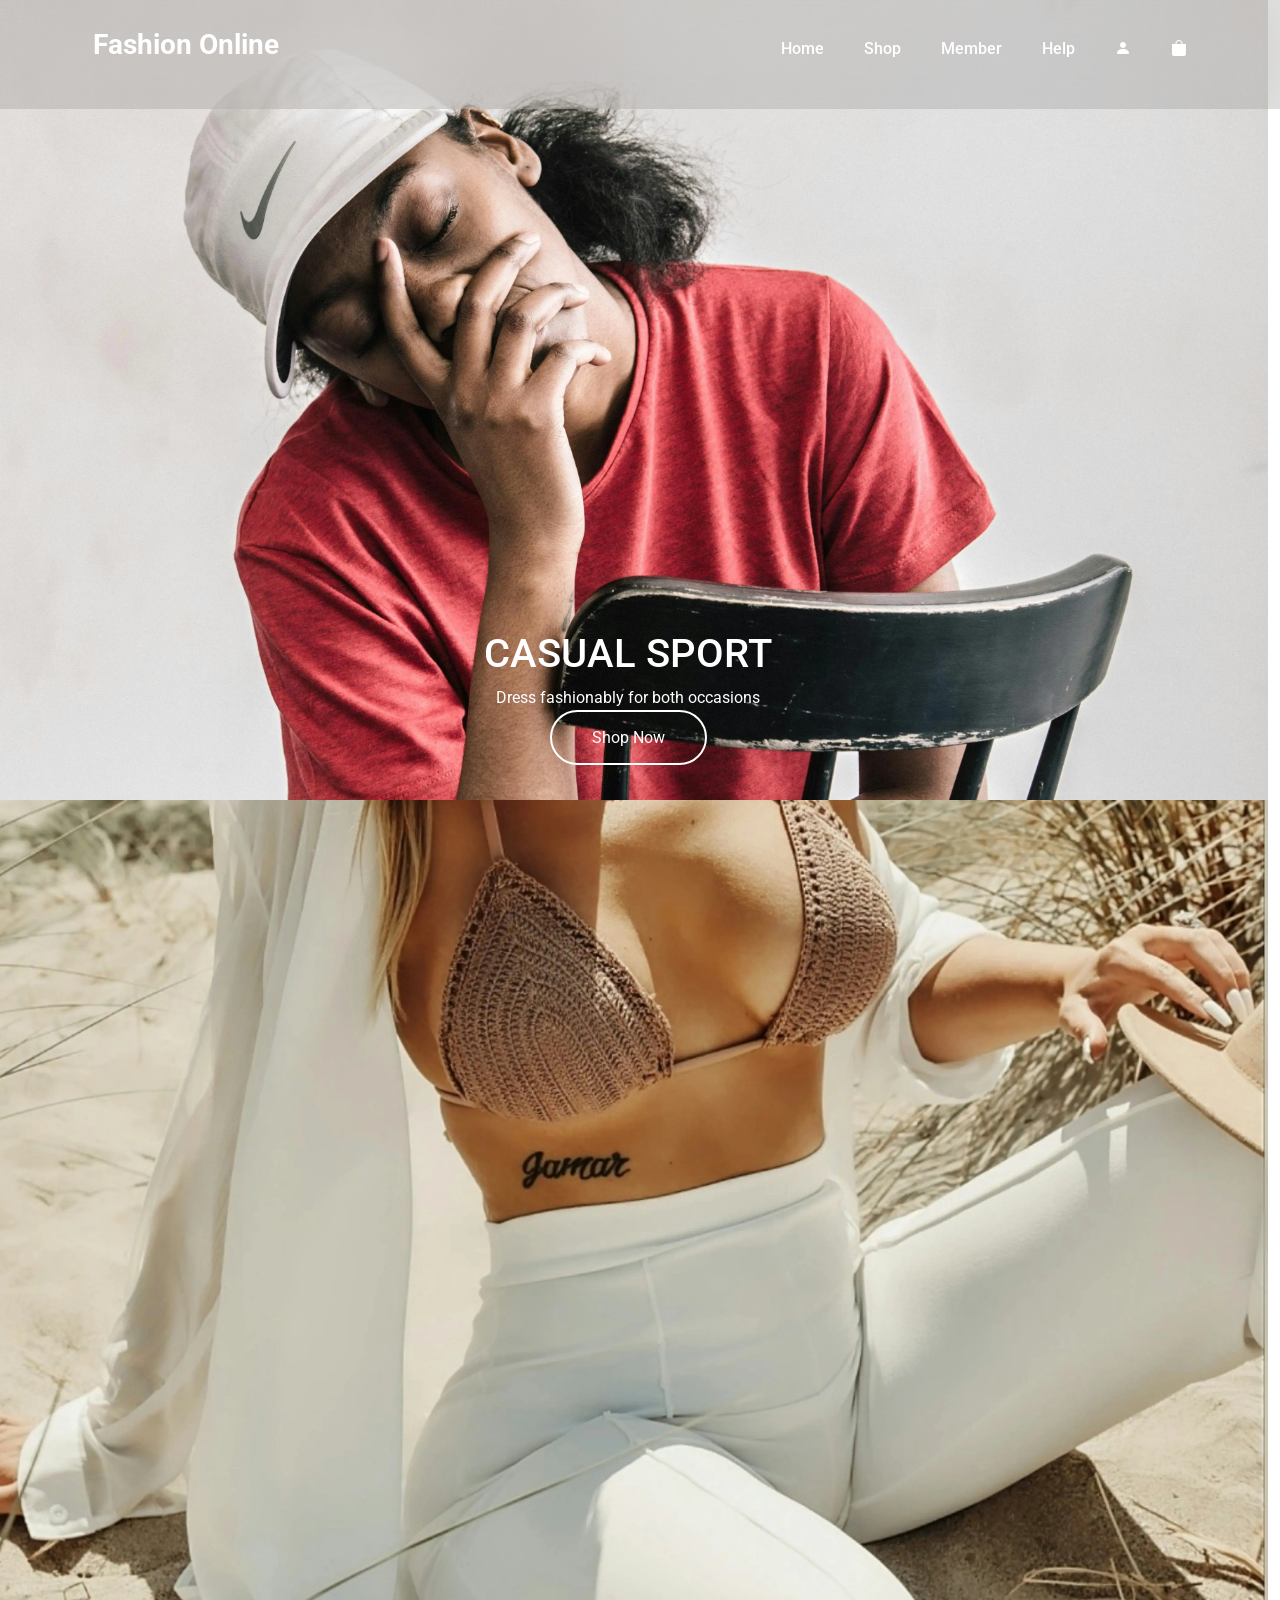
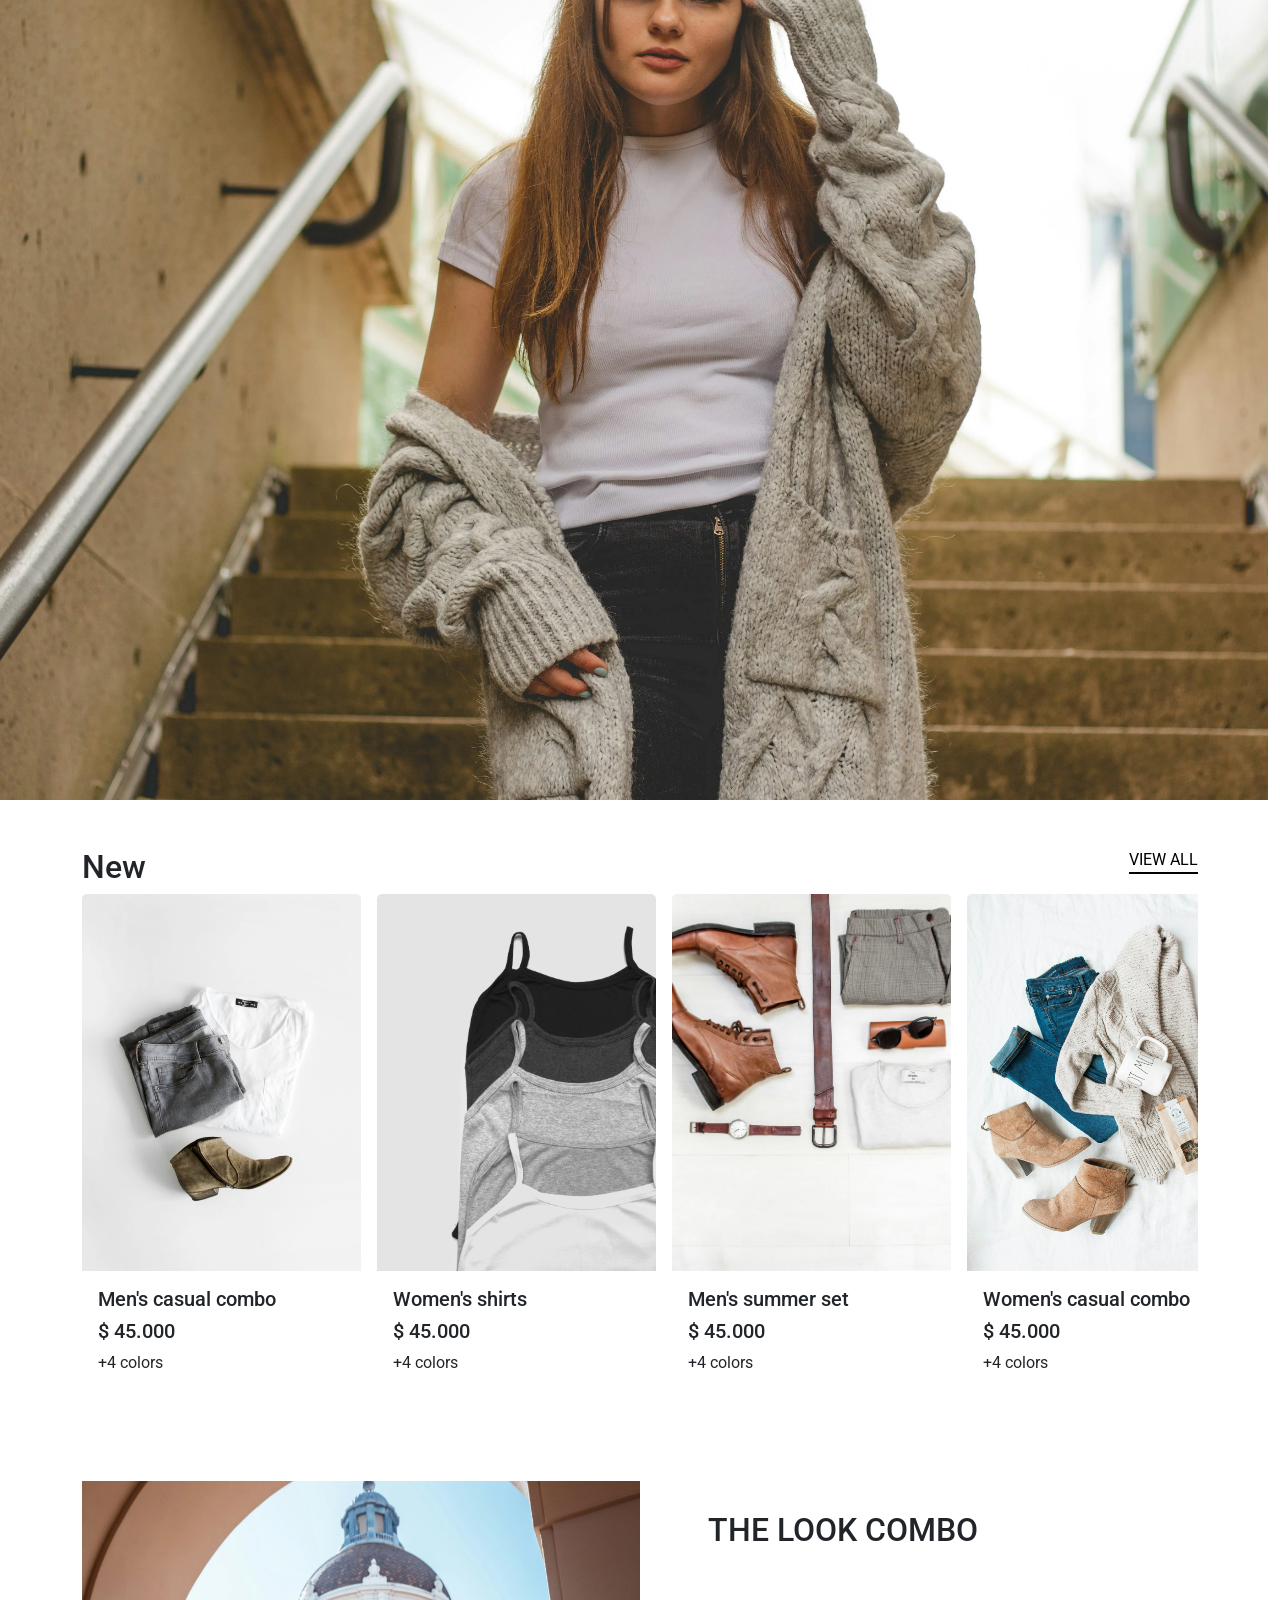
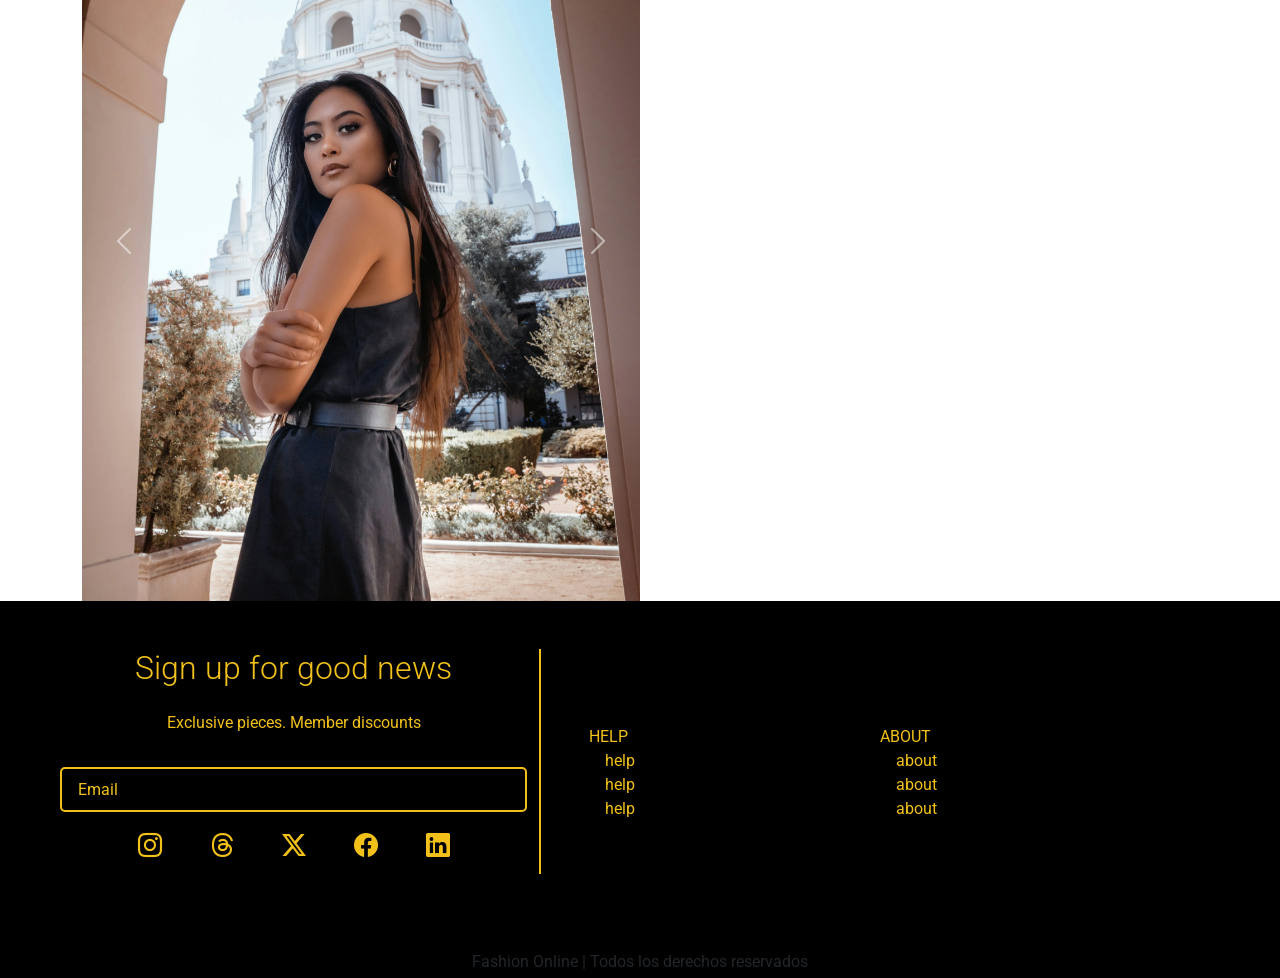
<file: index.html>
<!DOCTYPE html>
<html lang="en">

<head>
  <meta charset="UTF-8" />
  <meta name="viewport" content="width=device-width, initial-scale=1.0" />
  <!-- meta description -->
   <meta name="description" content="Discover the latest trends in fashion at Fashion Online. Clothing for men and women, premium quality and incredible prices with our membership, accessing exclusive prices.">
  <!-- meta key words -->
  <meta name="keywords" content="T-shirts, Trousers, Dresses, Jackets, Underwear, Casual fashion, Formal wear, Urban style, Vintage fashion, Sportswear, Women's wear, Men's fashion, Unisex wear, Plus sizes, Sustainable clothing, Best online clothing deals, Fashion trends 2024">
  <!-- link AOS animation -->
  <link href="https://unpkg.com/aos@2.3.1/dist/aos.css" rel="stylesheet">
  <!-- link a Bootstrap -->
  <link href="https://cdn.jsdelivr.net/npm/bootstrap@5.3.3/dist/css/bootstrap.min.css" rel="stylesheet"
    integrity="sha384-QWTKZyjpPEjISv5WaRU9OFeRpok6YctnYmDr5pNlyT2bRjXh0JMhjY6hW+ALEwIH" crossorigin="anonymous" />
  <link rel="stylesheet" href="https://cdn.jsdelivr.net/npm/bootstrap-icons@1.11.3/font/bootstrap-icons.min.css" />
  <!-- link a la hoja css -->
  <link rel="stylesheet" href="./css/style.css" />
  <title>Home - Fashion Online</title>
</head>

<body> 
      <!-- seccion menu principal -->
      <header class="header">
        <div>
          <a href="./index.html" class="logo">Fashion Online</a>
          <a href="./pages/login.html" class="login--mobile"><i class="bi bi-person-fill"></i></a>
          <a href="./pages/bag.html" class="bag--mobile"><i class="bi bi-bag-fill"></i></a>
        </div>
        <input type="checkbox" id="ckeck-menu">
        <label for="ckeck-menu" class="icons">
          <i class="bi bi-list" id="menu-icon"></i>
          <i class="bi bi-x" id="close-icon"></i>
        </label>
        <nav class="navbar">
          <ul>
            <li><a href="./index.html">Home</a></li>
            <li><a href="./pages/shop.html">Shop</a></li>
            <li><a href="./pages/member.html">Member</a></li>
            <li><a href="./pages/help.html">Help</a></li>
            <li><a href="./pages/login.html"><i class="bi bi-person-fill"></i></a></li>
            <li><a href="./pages/bag.html"><i class="bi bi-bag-fill"></i></a></li>
          </ul>
        </nav>
      </header>
  <main>
    <!-- seccion inicial para muestra de ropa  -->
    <section class="container-fluid text-center p-0">
      <div class="row card-large position-relative">
        <img class="card-large__img" src="./assets/images/muestra ropa deportiva mujer.webp" alt="muestra de conjunto deportivo para mujer">
        <div class="card-large__details position-absolute" data-aos="zoom-in">
          <h1>CASUAL SPORT</h1>
          <p>Dress fashionably for both occasions</p>
          <a href="./pages/shop.html" class="principal-button">Shop Now</a>
        </div>
      </div>
      <div class="row card-large position-relative">
        <img class="card-large__img" src="./assets/images/conjunto formal mujer.webp" alt="muestra de conjunto formal para mujer">
        <div class="card-large__details position-absolute" data-aos="zoom-in">
          <h1>BUSINESS CASUAL</h1>
          <p>Dress fashionably for both occasions</p>
          <a href="./pages/shop.html" class="principal-button">Shop Now</a>
        </div>
      </div>
      <div class="row card-large position-relative">
        <img class="card-large__img" src="./assets/images/cardigan beige mujer.webp" alt="Imagen de muestra para referenciar la membresia">
        <div class="card-large__details position-absolute" data-aos="zoom-in">
          <h1>MEMBER</h1>
          <p>get special discounts</p>
          <a href="./pages/member.html" class="principal-button">Learn more</a>
        </div>
      </div>
    </section>
    <!-- seccion de muestra de ropa nueva -->
    <section class="new container mt-5">
      <div class="new__title d-flex justify-content-between">
        <h2>New</h2>
        <a href="./pages/shop.html" class="text-decoration-none">
          <p class="text-uppercase">view all</p>
        </a>
      </div>
      <div class="new__overflow  d-flex mh-25 overflow-x-auto gap-3">
        <div class="card">
          <img class="card__img card-img-top" src="./assets/images/combo casual botas hombre.webp" alt="Conjunto casual y formal para hombre, botas cafes, jean gris y camibuso blanco">
          <div class="card__body card-body">
            <h5 class="card__title card-title">Men's casual combo</h5>
            <h5 class="card__price card-title">$ 45.000</h5>
            <p class="card__colors card-text">+4 colors</p>
          </div>
        </div>
        <div class="card">
          <img class="card__img card-img-top" src="./assets/images/camisillas mujer.webp" alt="Camisillas multicolor para mujer">
          <div class="card__body card-body">
            <h5 class="card__title card-title">Women's shirts</h5>
            <h5 class="card__price card-title">$ 45.000</h5>
            <p class="card__colors card-text">+4 colors</p>
          </div>
        </div>
        <div class="card">
          <img class="card__title card-img-top" src="./assets/images/combo casual verano hombre.webp" alt="Conjunto medio formal de hopmbre para verano, pantalon, botas, camibuso, y accesorios">
          <div class="card__body card-body">
            <h5 class="card__title card-title">Men's summer set</h5>
            <h5 class="card__price card-title">$ 45.000</h5>
            <p class="card__colors card-text">+4 colors</p>
          </div>
        </div>
        <div class="card">
          <img class="card__img card-img-top" src="./assets/images/combo casual mujer con botas.webp" alt="Conjunto de ropa casual para mujer, botas, sueter y pantalon">
          <div class="card__body card-body">
            <h5 class="card__title card-title">Women's casual combo</h5>
            <h5 class="card__price card-title">$ 45.000</h5>
            <p class="card__colors card-text">+4 colors</p>
          </div>
        </div>
        <div class="card">
          <img class="card__img " src="./assets/images/combo casual zapatillas hombre.webp" alt="conjunto casual y formal para hombre, botas cafes, jean gris y camibuso blanco">
          <div class="card__body card-body">
            <h5 class="card__title card-title">Men's casual combo</h5>
            <h5 class="card__price card-title">$ 45.000</h5>
            <p class="card__colors card-text">+4 colors</p>
          </div>
        </div>
      </div>
    </section>
    <!-- muestra de ropa para compra en combo -->
    <section class="split container-fluid container-lg mt-5 ">
      <h2 class="text-uppercase d-lg-none">the look combo</h2>
      <div class="carousel slide" id="carousel">
        <div class="carousel__container carousel-inner">
          <div class="carousel__item carousel-item active">
            <img src="./assets/images/vestido negro mujer.webp" class="d-block w-100" alt="Imagen de mujer con vestido negro de seda">
            <a href="./pages/clothing.html" class="carousel__button secondary-button d-lg-none position-absolute">Shop
              this look</a>
          </div>
          <div class="carousel__item carousel-item">
            <img src="./assets/images/conjunto informal mujer.webp" class="d-block w-100" alt="Conjunto de ropa para mujer, camibuso gris, pantalon blanco y chaqueta de cuero">
            <a href="./pages/clothing.html" class="carousel__button secondary-button d-lg-none position-absolute">Shop
              this look</a>
          </div>
          <div class="carousel__item carousel-item">
            <img src="./assets/images/conjunto unisex jean.webp" class="d-block w-100" alt="Conjunto unisex de pantalon de jean claro, camiseta blanca y chaqueta de jean clara">
            <a href="./pages/clothing.html" class="carousel__button secondary-button d-lg-none position-absolute">Shop
              this look</a>
          </div>
        </div>
        <button class="carousel-control-prev" type="button" data-bs-target="#carousel" data-bs-slide="prev">
          <span class="carousel-control-prev-icon" aria-hidden="true"></span>
          <span class="visually-hidden">Previous</span>
        </button>
        <button class="carousel-control-next" type="button" data-bs-target="#carousel" data-bs-slide="next">
          <span class="carousel-control-next-icon" aria-hidden="true"></span>
          <span class="visually-hidden">Next</span>
        </button>
      </div>
      <div class="split-details d-none d-lg-block">
        <div class="split-details__title">
          <h2 class="text-uppercase">the look combo</h2>
        </div>
        <div class="split-details__body">
          <div class="look-combo__detail d-flex" data-aos="fade-left">
            <img class="col-6" src="./assets/images/combo casual mujer con botas.webp" alt="Conjunto de ropa casual para mujer, botas, sueter y pantalon">
            <div class="col-6"  >
              <h3 class="fs-4">Set for women</h3>
              <h3 class="fs-4">$ 120.000</h3>
              <h3 class="fs-6">+4 colors</h3>
              <a href="./pages/clothing.html" class="fourth-button">Select your size</a>
            </div>
          </div>
          <div class="look-combo__detail d-flex" data-aos="fade-left">
            <img class="col-6" src="./assets/images/combo casual verano hombre.webp" alt="Conjunto medio formal de hopmbre para verano, pantalon, botas, camibuso, y accesorios">
            <div class="col-6 "  >
              <h3 class="fs-4">Set for men</h3>
              <h3 class="fs-4">$ 150.000</h3>
              <h3 class="fs-6">+2 colors</h3>
              <a href="./pages/clothing.html" class="fourth-button">Select your size</a>
            </div>
          </div>
        </div>
    </section>
  </main>
  <footer class="container-fluid">
    <div class="row d-flex  flex-column flex-lg-row p-5">
      <!-- seccion de contacto en el footer -->
      <div class="footer__contact col-lg-5 d-flex flex-column align-items-center gap-3 mb-4">
        <h2 class="footer__title display-5">Sign up for good news</h2>
        <p class="footer__detail">Exclusive pieces. Member discounts</p>
        <input type="email" class="footer__email form-control" placeholder="Email">
        <div class="footer__icons d-flex gap-5 fs-4">
          <i class="bi bi-instagram"></i>
          <i class="bi bi-threads"></i>
          <i class="bi bi-twitter-x"></i>
          <i class="bi bi-facebook"></i>
          <i class="bi bi-linkedin"></i>
        </div>
      </div>
      <!-- seccion de informacion en el footer -->
      <div class="footer__info col-lg-6  ms-lg-5 navbar navbar-expand-lg">
        <button class="footer__about w-100 d-flex justify-content-between text-uppercase p-2 d-lg-none" type="button"
          data-bs-target="#footer__help-collapse" data-bs-toggle="collapse" aria-expanded="false"
          aria-controls="navbarSupportedContent" aria-label="Toggle navigation">
          help
          <i class="bi bi-plus-lg"></i>
        </button>
        <div class="collapse navbar-collapse" id="footer__help-collapse">
          <div class="d-lg-flex flex-lg-column">
            <a class="d-none d-lg-block text-uppercase" href="./pages/help.html">help</a>
            <ul class="navbar-nav ps-3 d-lg-flex flex-lg-column">
              <li><a class="dropdown-item" href="./pages/help.html">help</a></li>
              <li><a class="dropdown-item" href="./pages/help.html">help</a></li>
              <li><a class="dropdown-item" href="./pages/help.html">help</a></li>
            </ul>
          </div>
        </div>
        <button class="footer__about w-100 d-flex justify-content-between text-uppercase p-2 d-lg-none" type="button"
          data-bs-target="#footer__about-collapse" data-bs-toggle="collapse" aria-expanded="false"
          aria-controls="navbarSupportedContent" aria-label="Toggle navigation">
          about
          <i class="bi bi-plus-lg"></i>
        </button>
        <div class="collapse navbar-collapse" id="footer__about-collapse">
          <div class="d-lg-flex flex-lg-column">
            <a class="d-none d-lg-block text-uppercase" href="">about</a>
            <ul class="navbar-nav ps-3 d-lg-flex flex-lg-column">
              <li><a class="dropdown-item" href="">about</a></li>
              <li><a class="dropdown-item" href="">about</a></li>
              <li><a class="dropdown-item" href="">about</a></li>
            </ul>
          </div>
        </div>
      </div>
    </div>
    <div class="row footer__copyright">
      <p class="m-0 p-1 text-center">Fashion Online | Todos los derechos reservados</p>
    </div>
  </footer>
  <!-- link script bootstrap -->
  <script src="https://cdn.jsdelivr.net/npm/bootstrap@5.3.3/dist/js/bootstrap.bundle.min.js"
    integrity="sha384-YvpcrYf0tY3lHB60NNkmXc5s9fDVZLESaAA55NDzOxhy9GkcIdslK1eN7N6jIeHz"
    crossorigin="anonymous"></script>
  <!-- link script AOS animation -->
  <script src="https://unpkg.com/aos@2.3.1/dist/aos.js"></script>
  <!-- Inicializacion AOS animation -->
  <script>
    AOS.init();
  </script>
</body>

</html>
</file>
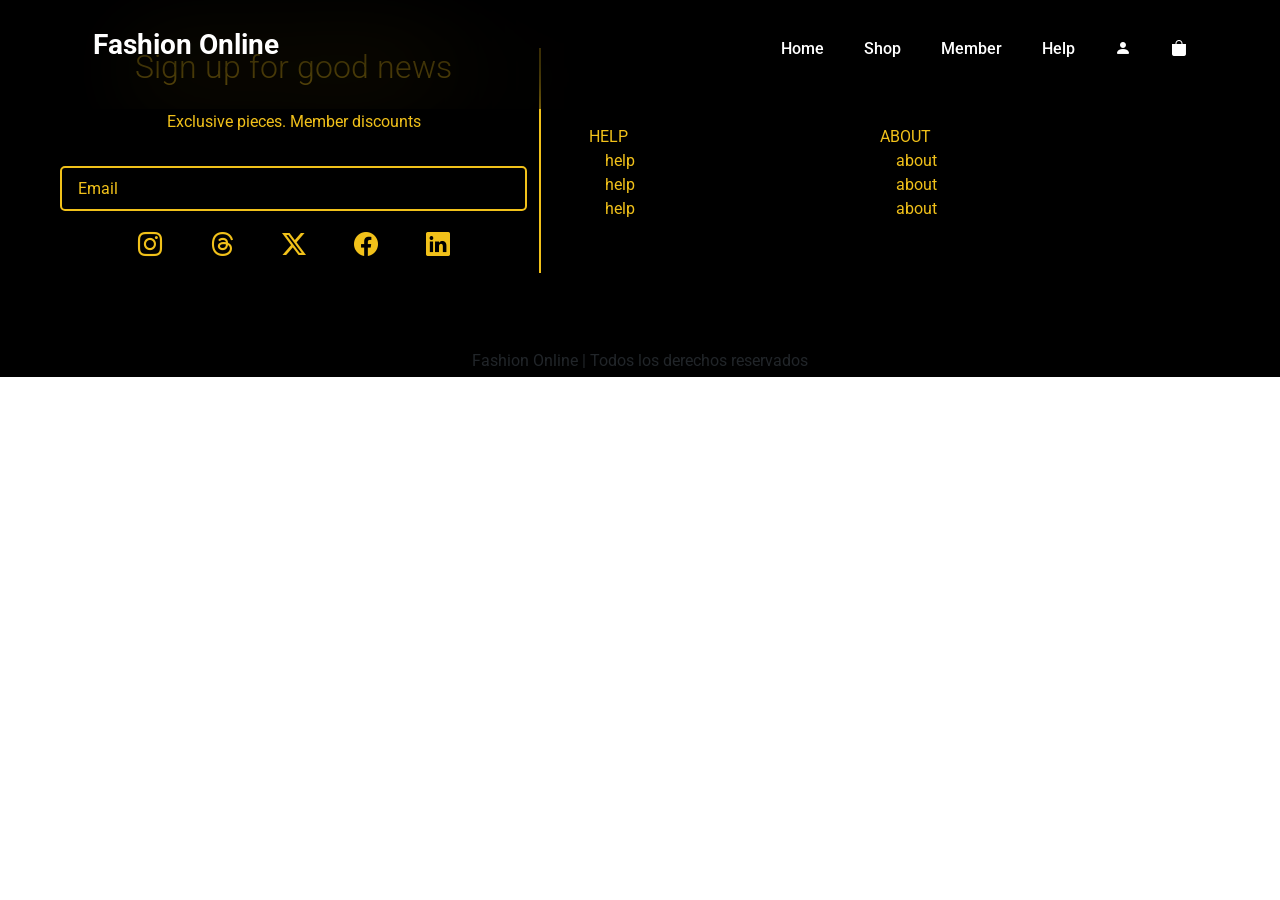
<file: pages/bag.html>
<!DOCTYPE html>
<html lang="en">

<head>
    <meta charset="UTF-8">
    <meta name="viewport" content="width=device-width, initial-scale=1.0">
    <link href="https://cdn.jsdelivr.net/npm/bootstrap@5.3.3/dist/css/bootstrap.min.css" rel="stylesheet"
        integrity="sha384-QWTKZyjpPEjISv5WaRU9OFeRpok6YctnYmDr5pNlyT2bRjXh0JMhjY6hW+ALEwIH" crossorigin="anonymous" />
    <link rel="stylesheet" href="https://cdn.jsdelivr.net/npm/bootstrap-icons@1.11.3/font/bootstrap-icons.min.css" />
    <link rel="stylesheet" href="../css/style.css" />
    <title>Bag - Fashion Online</title>
</head>

<body>
    <!-- seccion menu principal -->
  <header class="header">
    <div>
      <a href="../index.html" class="logo">Fashion Online</a>
      <a href="./login.html" class="login--mobile"><i class="bi bi-person-fill"></i></a>
      <a href="./bag.html" class="bag--mobile"><i class="bi bi-bag-fill"></i></a>
    </div>
    <input type="checkbox" id="ckeck-menu">
    <label for="ckeck-menu" class="icons">
      <i class="bi bi-list" id="menu-icon"></i>
      <i class="bi bi-x" id="close-icon"></i>
    </label>
    <nav class="navbar">
      <ul>
        <li><a href="../index.html">Home</a></li>
        <li><a href="./shop.html">Shop</a></li>
        <li><a href="./member.html">Member</a></li>
        <li><a href="./help.html">Help</a></li>
        <li><a href="./login.html"><i class="bi bi-person-fill"></i></a></li>
        <li><a href="./bag.html"><i class="bi bi-bag-fill"></i></a></li>
      </ul>
    </nav>
  </header>
    <main>

    </main>
    <footer class="container-fluid">
        <div class="row d-flex  flex-column flex-lg-row p-5">
            <div class="footer__contact col-lg-5 d-flex flex-column align-items-center gap-3 mb-4">
                <h2 class="footer__title display-5">Sign up for good news</h2>
                <p class="footer__detail">Exclusive pieces. Member discounts</p>
                <input type="email" class="footer__email form-control" placeholder="Email">
                <div class="footer__icons d-flex gap-5 fs-4">
                    <i class="bi bi-instagram"></i>
                    <i class="bi bi-threads"></i>
                    <i class="bi bi-twitter-x"></i>
                    <i class="bi bi-facebook"></i>
                    <i class="bi bi-linkedin"></i>
                </div>
            </div>
            <div class="footer__info col-lg-6  ms-lg-5 navbar navbar-expand-lg">
                <button class="footer__about w-100 d-flex justify-content-between text-uppercase p-2 d-lg-none"
                    type="button" data-bs-target="#footer__help-collapse" data-bs-toggle="collapse"
                    aria-expanded="false" aria-controls="navbarSupportedContent" aria-label="Toggle navigation">
                    help
                    <i class="bi bi-plus-lg"></i>
                </button>
                <div class="collapse navbar-collapse" id="footer__help-collapse">
                    <div class="d-lg-flex flex-lg-column">
                        <a class="d-none d-lg-block text-uppercase" href="./help.html">help</a>
                        <ul class="navbar-nav ps-3 d-lg-flex flex-lg-column">
                            <li><a class="dropdown-item" href="./help.html">help</a></li>
                            <li><a class="dropdown-item" href="./help.html">help</a></li>
                            <li><a class="dropdown-item" href="./help.html">help</a></li>
                        </ul>
                    </div>
                </div>
                <button class="footer__about w-100 d-flex justify-content-between text-uppercase p-2 d-lg-none"
                    type="button" data-bs-target="#footer__about-collapse" data-bs-toggle="collapse"
                    aria-expanded="false" aria-controls="navbarSupportedContent" aria-label="Toggle navigation">
                    about
                    <i class="bi bi-plus-lg"></i>
                </button>
                <div class="collapse navbar-collapse" id="footer__about-collapse">
                    <div class="d-lg-flex flex-lg-column">
                        <a class="d-none d-lg-block text-uppercase" href="">about</a>
                        <ul class="navbar-nav ps-3 d-lg-flex flex-lg-column">
                            <li><a class="dropdown-item" href="">about</a></li>
                            <li><a class="dropdown-item" href="">about</a></li>
                            <li><a class="dropdown-item" href="">about</a></li>
                        </ul>
                    </div>
                </div>
            </div>
        </div>
        <div class="row footer__copyright">
            <p class="m-0 p-1 text-center">Fashion Online | Todos los derechos reservados</p>
        </div>
    </footer>
    <script src="https://cdn.jsdelivr.net/npm/bootstrap@5.3.3/dist/js/bootstrap.bundle.min.js"
        integrity="sha384-YvpcrYf0tY3lHB60NNkmXc5s9fDVZLESaAA55NDzOxhy9GkcIdslK1eN7N6jIeHz"
        crossorigin="anonymous"></script>
</body>

</html>
</file>
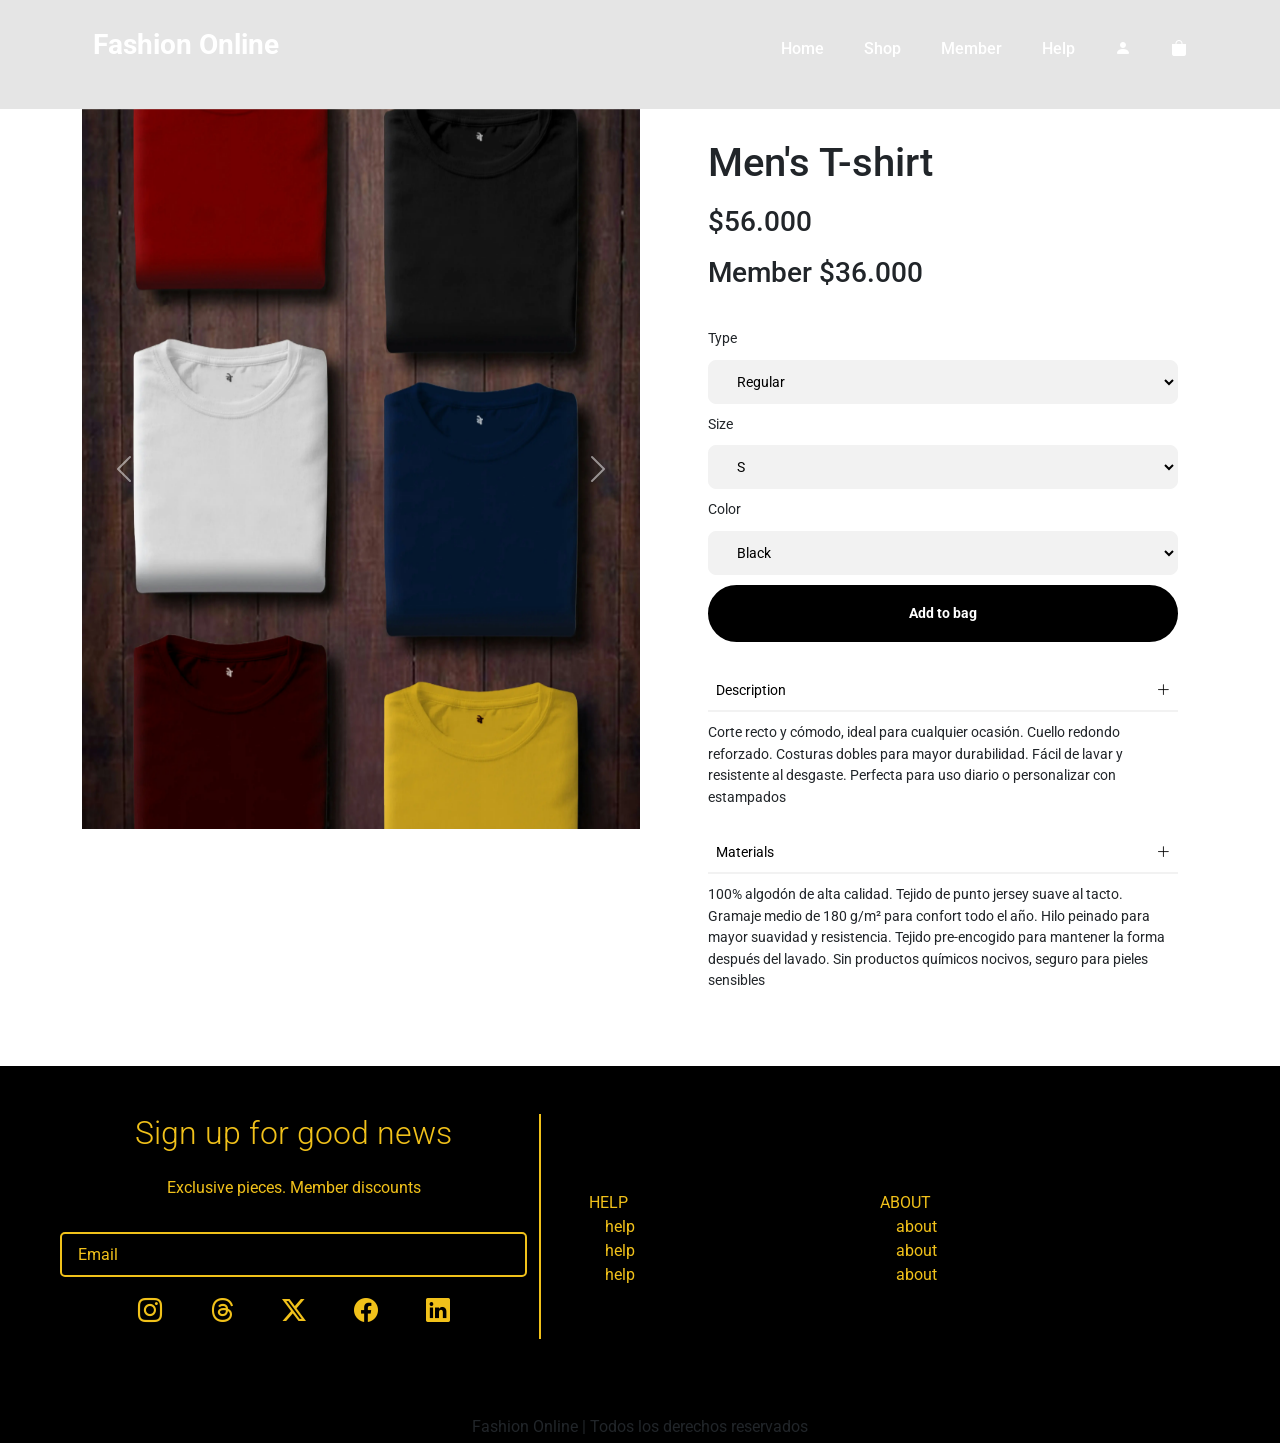
<file: pages/clothing.html>
<!DOCTYPE html>
<html lang="en">

<head>
  <meta charset="UTF-8" />
  <meta name="viewport" content="width=device-width, initial-scale=1.0" />
  <!-- meta description -->
  <meta name="description"
    content="Discover all the details of our garments in Fashion Online. Quality, sizes, colors and materials. Shop with confidence. Fashion you will love.">
  <!-- meta key words -->
  <meta name="keywords"
    content="T-shirts, Trousers, Dresses, Jackets, Underwear, Casual fashion, Formal wear, Urban style, Vintage fashion, Sportswear, Women's wear, Men's fashion, Unisex wear, Plus sizes, Sustainable clothing, Best online clothing deals, Fashion trends 2024">
  <!-- link a Bootstrap -->
  <link href="https://cdn.jsdelivr.net/npm/bootstrap@5.3.3/dist/css/bootstrap.min.css" rel="stylesheet"
    integrity="sha384-QWTKZyjpPEjISv5WaRU9OFeRpok6YctnYmDr5pNlyT2bRjXh0JMhjY6hW+ALEwIH" crossorigin="anonymous" />
  <link rel="stylesheet" href="https://cdn.jsdelivr.net/npm/bootstrap-icons@1.11.3/font/bootstrap-icons.min.css" />
  <!-- link AOS animation -->
  <link href="https://unpkg.com/aos@2.3.1/dist/aos.css" rel="stylesheet">
  <!-- link a la hoja css -->
  <link rel="stylesheet" href="../css/style.css" />
  <title>Clothing - Fashion Online</title>
</head>

<body>
  <!-- seccion menu principal -->
  <header class="header">
    <div>
      <a href="../index.html" class="logo">Fashion Online</a>
      <a href="./login.html" class="login--mobile"><i class="bi bi-person-fill"></i></a>
      <a href="./bag.html" class="bag--mobile"><i class="bi bi-bag-fill"></i></a>
    </div>
    <input type="checkbox" id="ckeck-menu">
    <label for="ckeck-menu" class="icons">
      <i class="bi bi-list" id="menu-icon"></i>
      <i class="bi bi-x" id="close-icon"></i>
    </label>
    <nav class="navbar">
      <ul>
        <li><a href="../index.html">Home</a></li>
        <li><a href="./shop.html">Shop</a></li>
        <li><a href="./member.html">Member</a></li>
        <li><a href="./help.html">Help</a></li>
        <li><a href="./login.html"><i class="bi bi-person-fill"></i></a></li>
        <li><a href="./bag.html"><i class="bi bi-bag-fill"></i></a></li>
      </ul>
    </nav>
  </header>
  <main>
    <section class="split container-fluid container-lg pb-5" id="split-clothing">
      <!-- seccion para muestra de ropa a comprar -->
      <div class="carousel slide" id="carousel">
        <div class="carousel__container carousel-inner">
          <div class="carousel__item carousel-item active">
            <img src="../assets/images/combo de busos colores hombre.webp" class="d-block w-100"
              alt="muestra de busos en colores para hombre">
          </div>
          <div class="carousel__item carousel-item">
            <img src="../assets/images/camiseta roja hombre.webp" class="d-block w-100"
              alt="muestra de camiseta roja para hombre en corte slim">
          </div>
        </div>
        <button class="carousel-control-prev" type="button" data-bs-target="#carousel" data-bs-slide="prev">
          <span class="carousel-control-prev-icon" aria-hidden="true"></span>
          <span class="visually-hidden">Previous</span>
        </button>
        <button class="carousel-control-next" type="button" data-bs-target="#carousel" data-bs-slide="next">
          <span class="carousel-control-next-icon" aria-hidden="true"></span>
          <span class="visually-hidden">Next</span>
        </button>
      </div>
      <!-- seccion de muestra de detalles sobre la ropa -->
      <div class="split-details">
        <div class="split-details__title">
          <h1>Men's T-shirt</h1>
          <h3>$56.000</h3>
          <h3>Member $36.000</h3>
        </div>
        <div class="split-details__body">
          <label for="select-type">Type</label>
          <select name="select-type" id="select-type">
            <option value="regular">Regular</option>
            <option value="fit">Fit</option>
            <option value="small">Small</option>
          </select>
          <label for="select-size">Size</label>
          <select name="select-size" id="select-size">
            <option value="s">S</option>
            <option value="m">M</option>
            <option value="l">L</option>
          </select>
          <label for="select-color">Color</label>
          <select name="select-color" id="select-color">
            <option value="black">Black</option>
            <option value="blue">Blue</option>
            <option value="white">White</option>
          </select>
          <button class="tertiary-button">Add to bag</button>
        </div>
        <div class="split-details__footer">
          <button class="collapse-button w-100 d-flex justify-content-between p-2" type="button"
            data-bs-toggle="collapse" data-bs-target="#clothing__description-collapse" aria-expanded="false"
            aria-controls="clothing__description-collapse">
            Description
            <i class="bi bi-plus-lg"></i>
          </button>
          <div class="navbar-collapse" id="clothing__description-collapse">
            <p>Corte recto y cómodo, ideal para cualquier ocasión. Cuello redondo reforzado. Costuras dobles para mayor
              durabilidad. Fácil de lavar y resistente al desgaste. Perfecta para uso diario o personalizar con
              estampados
            </p>
          </div>
          <button class="collapse-button w-100 d-flex justify-content-between p-2" type="button"
            data-bs-toggle="collapse" data-bs-target="#clothing__material-collapse" aria-expanded="false"
            aria-controls="clothing__material-collapse">
            Materials
            <i class="bi bi-plus-lg"></i>
          </button>
          <div class="navbar-collapse" id="clothing__material-collapse">
            <p>100% algodón de alta calidad. Tejido de punto jersey suave al tacto. Gramaje medio de 180 g/m² para
              confort todo el año. Hilo peinado para mayor suavidad y resistencia. Tejido pre-encogido para mantener la
              forma después del lavado. Sin productos químicos nocivos, seguro para pieles sensibles
            </p>
          </div>
        </div>
      </div>
    </section>
  </main>
  <footer class="container-fluid">
    <div class="row d-flex  flex-column flex-lg-row p-5">
      <!-- seccion de contacto en el footer -->
      <div class="footer__contact col-lg-5 d-flex flex-column align-items-center gap-3 mb-4">
        <h2 class="footer__title display-5">Sign up for good news</h2>
        <p class="footer__detail">Exclusive pieces. Member discounts</p>
        <input type="email" class="footer__email form-control" placeholder="Email">
        <div class="footer__icons d-flex gap-5 fs-4">
          <i class="bi bi-instagram"></i>
          <i class="bi bi-threads"></i>
          <i class="bi bi-twitter-x"></i>
          <i class="bi bi-facebook"></i>
          <i class="bi bi-linkedin"></i>
        </div>
      </div>
      <!-- seccion de informacion en el footer -->
      <div class="footer__info col-lg-6  ms-lg-5 navbar navbar-expand-lg">
        <button class="footer__about w-100 d-flex justify-content-between text-uppercase p-2 d-lg-none" type="button"
          data-bs-target="#footer__help-collapse" data-bs-toggle="collapse" aria-expanded="false"
          aria-controls="navbarSupportedContent" aria-label="Toggle navigation">
          help
          <i class="bi bi-plus-lg"></i>
        </button>
        <div class="collapse navbar-collapse" id="footer__help-collapse">
          <div class="d-lg-flex flex-lg-column">
            <a class="d-none d-lg-block text-uppercase" href="./help.html">help</a>
            <ul class="navbar-nav ps-3 d-lg-flex flex-lg-column">
              <li><a class="dropdown-item" href="./help.html">help</a></li>
              <li><a class="dropdown-item" href="./help.html">help</a></li>
              <li><a class="dropdown-item" href="./help.html">help</a></li>
            </ul>
          </div>
        </div>
        <button class="footer__about w-100 d-flex justify-content-between text-uppercase p-2 d-lg-none" type="button"
          data-bs-target="#footer__about-collapse" data-bs-toggle="collapse" aria-expanded="false"
          aria-controls="navbarSupportedContent" aria-label="Toggle navigation">
          about
          <i class="bi bi-plus-lg"></i>
        </button>
        <div class="collapse navbar-collapse" id="footer__about-collapse">
          <div class="d-lg-flex flex-lg-column">
            <a class="d-none d-lg-block text-uppercase" href="">about</a>
            <ul class="navbar-nav ps-3 d-lg-flex flex-lg-column">
              <li><a class="dropdown-item" href="">about</a></li>
              <li><a class="dropdown-item" href="">about</a></li>
              <li><a class="dropdown-item" href="">about</a></li>
            </ul>
          </div>
        </div>
      </div>
    </div>
    <div class="row footer__copyright">
      <p class="m-0 p-1 text-center">Fashion Online | Todos los derechos reservados</p>
    </div>
  </footer>
  <!-- link script bootstrap -->
  <script src="https://cdn.jsdelivr.net/npm/bootstrap@5.3.3/dist/js/bootstrap.bundle.min.js"
    integrity="sha384-YvpcrYf0tY3lHB60NNkmXc5s9fDVZLESaAA55NDzOxhy9GkcIdslK1eN7N6jIeHz"
    crossorigin="anonymous"></script>
  <!-- link script AOS animation -->
  <script src="https://unpkg.com/aos@2.3.1/dist/aos.js"></script>
  <!-- Inicializacion AOS animation -->
  <script>
    AOS.init();
  </script>
</body>

</html>
</file>
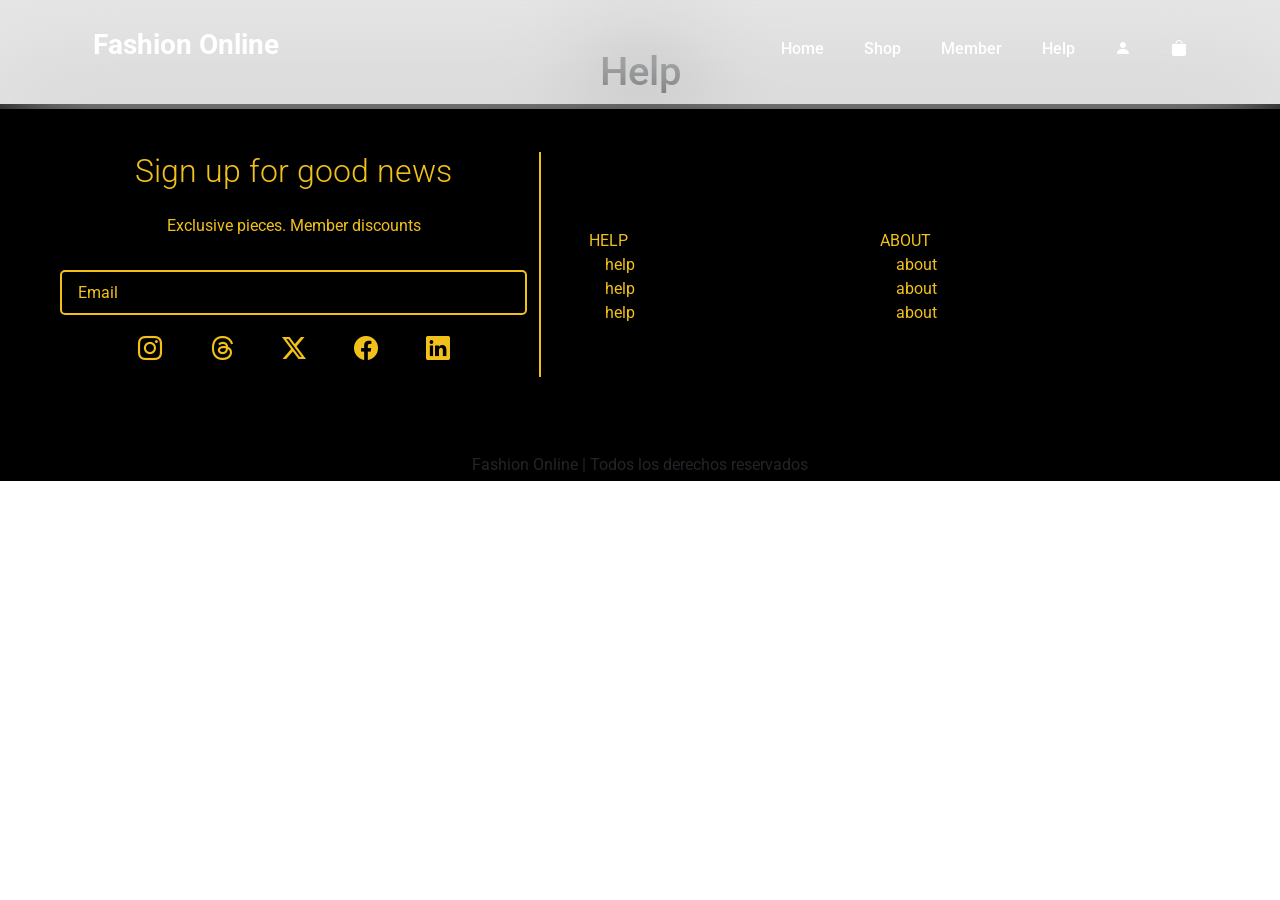
<file: pages/help.html>
<!DOCTYPE html>
<html lang="en">

<head>
  <meta charset="UTF-8" />
  <meta name="viewport" content="width=device-width, initial-scale=1.0" />
  <link href="https://cdn.jsdelivr.net/npm/bootstrap@5.3.3/dist/css/bootstrap.min.css" rel="stylesheet"
    integrity="sha384-QWTKZyjpPEjISv5WaRU9OFeRpok6YctnYmDr5pNlyT2bRjXh0JMhjY6hW+ALEwIH" crossorigin="anonymous" />
  <link rel="stylesheet" href="https://cdn.jsdelivr.net/npm/bootstrap-icons@1.11.3/font/bootstrap-icons.min.css" />
  <link rel="stylesheet" href="../css/style.css" />
  <title>Help - Fashion Online</title>
</head>

<body>
  <!-- seccion menu principal -->
  <header class="header">
    <div>
      <a href="../index.html" class="logo">Fashion Online</a>
      <a href="./login.html" class="login--mobile"><i class="bi bi-person-fill"></i></a>
      <a href="./bag.html" class="bag--mobile"><i class="bi bi-bag-fill"></i></a>
    </div>
    <input type="checkbox" id="ckeck-menu">
    <label for="ckeck-menu" class="icons">
      <i class="bi bi-list" id="menu-icon"></i>
      <i class="bi bi-x" id="close-icon"></i>
    </label>
    <nav class="navbar">
      <ul>
        <li><a href="../index.html">Home</a></li>
        <li><a href="./shop.html">Shop</a></li>
        <li><a href="./member.html">Member</a></li>
        <li><a href="./help.html">Help</a></li>
        <li><a href="./login.html"><i class="bi bi-person-fill"></i></a></li>
        <li><a href="./bag.html"><i class="bi bi-bag-fill"></i></a></li>
      </ul>
    </nav>
  </header>
  <main>
    <h1 class="text-center mt-5">Help</h1>
  </main>
  <footer class="container-fluid">
    <div class="row d-flex  flex-column flex-lg-row p-5">
      <div class="footer__contact col-lg-5 d-flex flex-column align-items-center gap-3 mb-4">
        <h2 class="footer__title display-5">Sign up for good news</h2>
        <p class="footer__detail">Exclusive pieces. Member discounts</p>
        <input type="email" class="footer__email form-control" placeholder="Email">
        <div class="footer__icons d-flex gap-5 fs-4">
          <i class="bi bi-instagram"></i>
          <i class="bi bi-threads"></i>
          <i class="bi bi-twitter-x"></i>
          <i class="bi bi-facebook"></i>
          <i class="bi bi-linkedin"></i>
        </div>
      </div>
      <div class="footer__info col-lg-6  ms-lg-5 navbar navbar-expand-lg">
        <button class="footer__about w-100 d-flex justify-content-between text-uppercase p-2 d-lg-none" type="button"
          data-bs-target="#footer__help-collapse" data-bs-toggle="collapse" aria-expanded="false"
          aria-controls="navbarSupportedContent" aria-label="Toggle navigation">
          help
          <i class="bi bi-plus-lg"></i>
        </button>
        <div class="collapse navbar-collapse" id="footer__help-collapse">
          <div class="d-lg-flex flex-lg-column">
            <a class="d-none d-lg-block text-uppercase" href="./help.html">help</a>
            <ul class="navbar-nav ps-3 d-lg-flex flex-lg-column">
              <li><a class="dropdown-item" href="./help.html">help</a></li>
              <li><a class="dropdown-item" href="./help.html">help</a></li>
              <li><a class="dropdown-item" href="./help.html">help</a></li>
            </ul>
          </div>
        </div>
        <button class="footer__about w-100 d-flex justify-content-between text-uppercase p-2 d-lg-none" type="button"
          data-bs-target="#footer__about-collapse" data-bs-toggle="collapse" aria-expanded="false"
          aria-controls="navbarSupportedContent" aria-label="Toggle navigation">
          about
          <i class="bi bi-plus-lg"></i>
        </button>
        <div class="collapse navbar-collapse" id="footer__about-collapse">
          <div class="d-lg-flex flex-lg-column">
            <a class="d-none d-lg-block text-uppercase" href="">about</a>
            <ul class="navbar-nav ps-3 d-lg-flex flex-lg-column">
              <li><a class="dropdown-item" href="">about</a></li>
              <li><a class="dropdown-item" href="">about</a></li>
              <li><a class="dropdown-item" href="">about</a></li>
            </ul>
          </div>
        </div>
      </div>
    </div>
    <div class="row footer__copyright">
      <p class="m-0 p-1 text-center">Fashion Online | Todos los derechos reservados</p>
    </div>
  </footer>
  <script src="https://cdn.jsdelivr.net/npm/bootstrap@5.3.3/dist/js/bootstrap.bundle.min.js"
    integrity="sha384-YvpcrYf0tY3lHB60NNkmXc5s9fDVZLESaAA55NDzOxhy9GkcIdslK1eN7N6jIeHz"
    crossorigin="anonymous"></script>
</body>

</html>
</file>
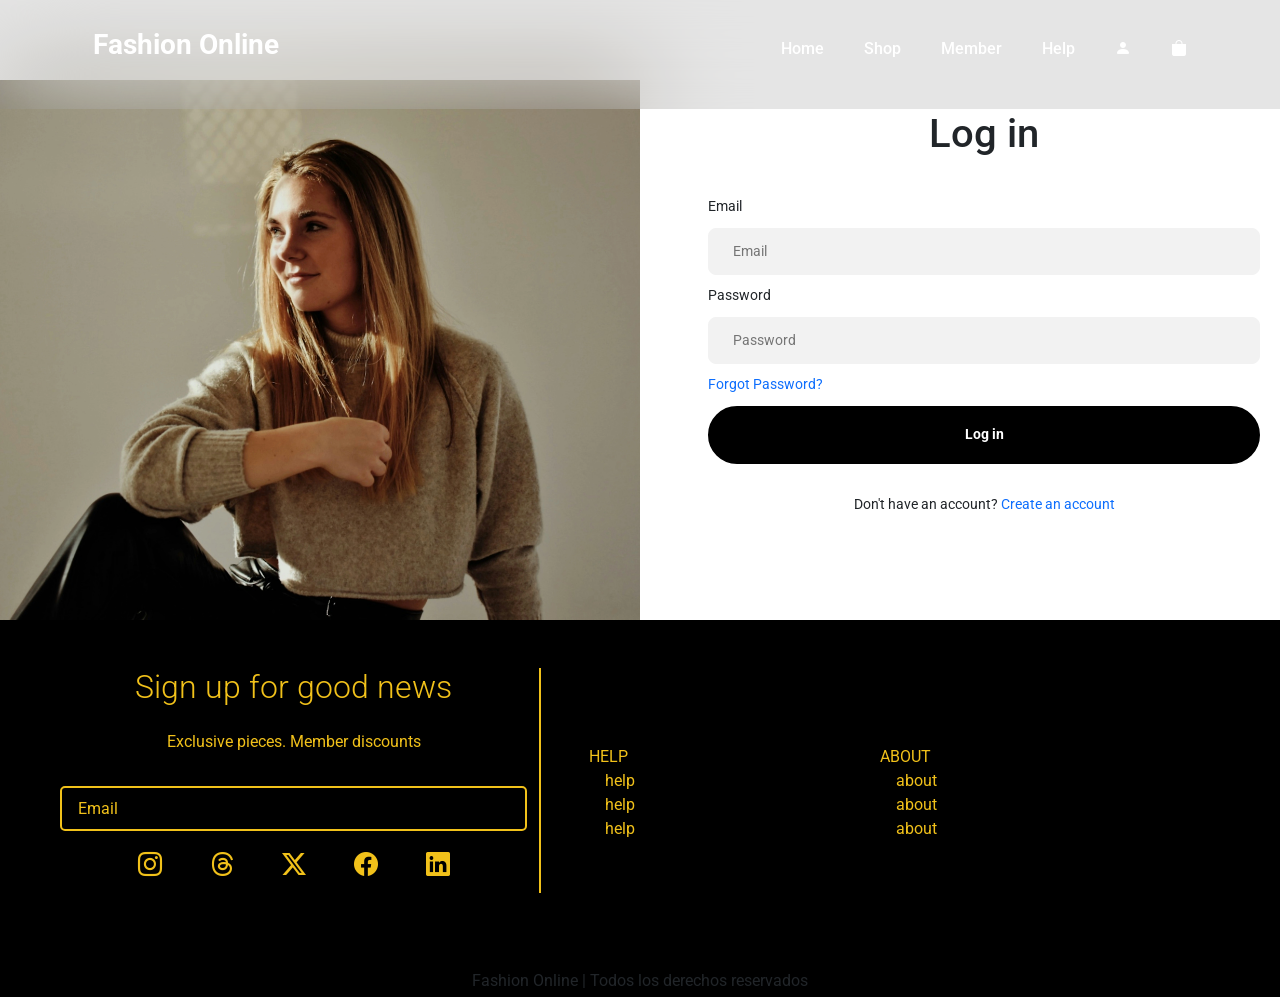
<file: pages/login.html>
<!DOCTYPE html>
<html lang="en">
<head>
  <meta charset="UTF-8" />
  <meta name="viewport" content="width=device-width, initial-scale=1.0" />
  <!-- meta description -->
   <meta name="description" content="Log in to our Fashion Online store. Login securely to view your orders, save favorites and enjoy exclusive offers. Quick and easy shopping">
  <!-- meta key words -->
  <meta name="keywords" content="T-shirts, Trousers, Dresses, Jackets, Underwear, Casual fashion, Formal wear, Urban style, Vintage fashion, Sportswear, Women's wear, Men's fashion, Unisex wear, Plus sizes, Sustainable clothing, Best online clothing deals, Fashion trends 2024">
  <!-- link a Bootstrap -->
  <link href="https://cdn.jsdelivr.net/npm/bootstrap@5.3.3/dist/css/bootstrap.min.css" rel="stylesheet"
    integrity="sha384-QWTKZyjpPEjISv5WaRU9OFeRpok6YctnYmDr5pNlyT2bRjXh0JMhjY6hW+ALEwIH" crossorigin="anonymous" />
  <link rel="stylesheet" href="https://cdn.jsdelivr.net/npm/bootstrap-icons@1.11.3/font/bootstrap-icons.min.css" />
  <!-- link AOS animation -->
  <link href="https://unpkg.com/aos@2.3.1/dist/aos.css" rel="stylesheet">
  <!-- link a la hoja css -->
  <link rel="stylesheet" href="../css/style.css" />
  <title>Log in - Fashion Online</title>
</head>

<body>
  <!-- seccion menu principal -->
  <header class="header">
    <div>
      <a href="../index.html" class="logo">Fashion Online</a>
      <a href="./login.html" class="login--mobile"><i class="bi bi-person-fill"></i></a>
      <a href="./bag.html" class="bag--mobile"><i class="bi bi-bag-fill"></i></a>
    </div>
    <input type="checkbox" id="ckeck-menu">
    <label for="ckeck-menu" class="icons">
      <i class="bi bi-list" id="menu-icon"></i>
      <i class="bi bi-x" id="close-icon"></i>
    </label>
    <nav class="navbar">
      <ul>
        <li><a href="../index.html">Home</a></li>
        <li><a href="./shop.html">Shop</a></li>
        <li><a href="./member.html">Member</a></li>
        <li><a href="./help.html">Help</a></li>
        <li><a href="./login.html"><i class="bi bi-person-fill"></i></a></li>
        <li><a href="./bag.html"><i class="bi bi-bag-fill"></i></a></li>
      </ul>
    </nav>
  </header>
  <main>
    <!-- seccion de formulario de inicio de sesion -->
    <section class="split--form container-fluid p-0">
      <!-- imagen solo visible para vista de escritorio -->
      <div class="split__img d-none d-lg-block">
        <img src="../assets/images/buso beige mujer.webp" alt="Imagen de acompañamiento para el inicio de sesión">
      </div>
      <div class="split-details">
        <div class="split-details__title text-center">
          <h1>Log in</h1>
        </div>
        <div class="split-details__body">
          <label for="email">Email</label>
          <input name="email" id="email" type="email" placeholder="Email"></input>
          <label for="password">Password</label>
          <input name="password" id="password" type="password" placeholder="Password"></input>
          <a href="">Forgot Password?</a>
          <button class="tertiary-button">Log in</button>
        </div>
        <div class="split-details__footer text-center">
          <!-- linkeo al html sigup para registro -->
          <p>Don't have an account? <a href="./signup.html">Create an account</a></p>
        </div>
      </div>
    </section>
  </main>
  <footer class="container-fluid">
    <div class="row d-flex  flex-column flex-lg-row p-5">
      <!-- seccion de contacto en el footer -->
      <div class="footer__contact col-lg-5 d-flex flex-column align-items-center gap-3 mb-4">
        <h2 class="footer__title display-5">Sign up for good news</h2>
        <p class="footer__detail">Exclusive pieces. Member discounts</p>
        <input type="email" class="footer__email form-control" placeholder="Email">
        <div class="footer__icons d-flex gap-5 fs-4">
          <i class="bi bi-instagram"></i>
          <i class="bi bi-threads"></i>
          <i class="bi bi-twitter-x"></i>
          <i class="bi bi-facebook"></i>
          <i class="bi bi-linkedin"></i>
        </div>
      </div>
      <!-- seccion de informacion en el footer -->
      <div class="footer__info col-lg-6  ms-lg-5 navbar navbar-expand-lg">
        <button class="footer__about w-100 d-flex justify-content-between text-uppercase p-2 d-lg-none" type="button"
          data-bs-target="#footer__help-collapse" data-bs-toggle="collapse" aria-expanded="false"
          aria-controls="navbarSupportedContent" aria-label="Toggle navigation">
          help
          <i class="bi bi-plus-lg"></i>
        </button>
        <div class="collapse navbar-collapse" id="footer__help-collapse">
          <div class="d-lg-flex flex-lg-column">
            <a class="d-none d-lg-block text-uppercase" href="./help.html">help</a>
            <ul class="navbar-nav ps-3 d-lg-flex flex-lg-column">
              <li><a class="dropdown-item" href="./help.html">help</a></li>
              <li><a class="dropdown-item" href="./help.html">help</a></li>
              <li><a class="dropdown-item" href="./help.html">help</a></li>
            </ul>
          </div>
        </div>
        <button class="footer__about w-100 d-flex justify-content-between text-uppercase p-2 d-lg-none" type="button"
          data-bs-target="#footer__about-collapse" data-bs-toggle="collapse" aria-expanded="false"
          aria-controls="navbarSupportedContent" aria-label="Toggle navigation">
          about
          <i class="bi bi-plus-lg"></i>
        </button>
        <div class="collapse navbar-collapse" id="footer__about-collapse">
          <div class="d-lg-flex flex-lg-column">
            <a class="d-none d-lg-block text-uppercase" href="">about</a>
            <ul class="navbar-nav ps-3 d-lg-flex flex-lg-column">
              <li><a class="dropdown-item" href="">about</a></li>
              <li><a class="dropdown-item" href="">about</a></li>
              <li><a class="dropdown-item" href="">about</a></li>
            </ul>
          </div>
        </div>
      </div>
    </div>
    <div class="row footer__copyright">
      <p class="m-0 p-1 text-center">Fashion Online | Todos los derechos reservados</p>
    </div>
  </footer>
  <!-- link script bootstrap -->
  <script src="https://cdn.jsdelivr.net/npm/bootstrap@5.3.3/dist/js/bootstrap.bundle.min.js"
    integrity="sha384-YvpcrYf0tY3lHB60NNkmXc5s9fDVZLESaAA55NDzOxhy9GkcIdslK1eN7N6jIeHz"
    crossorigin="anonymous"></script>
  <!-- link script AOS animation -->
  <script src="https://unpkg.com/aos@2.3.1/dist/aos.js"></script>
   <!-- Inicializacion AOS animation -->
   <script>
    AOS.init();
  </script>
</body>

</html>
</file>
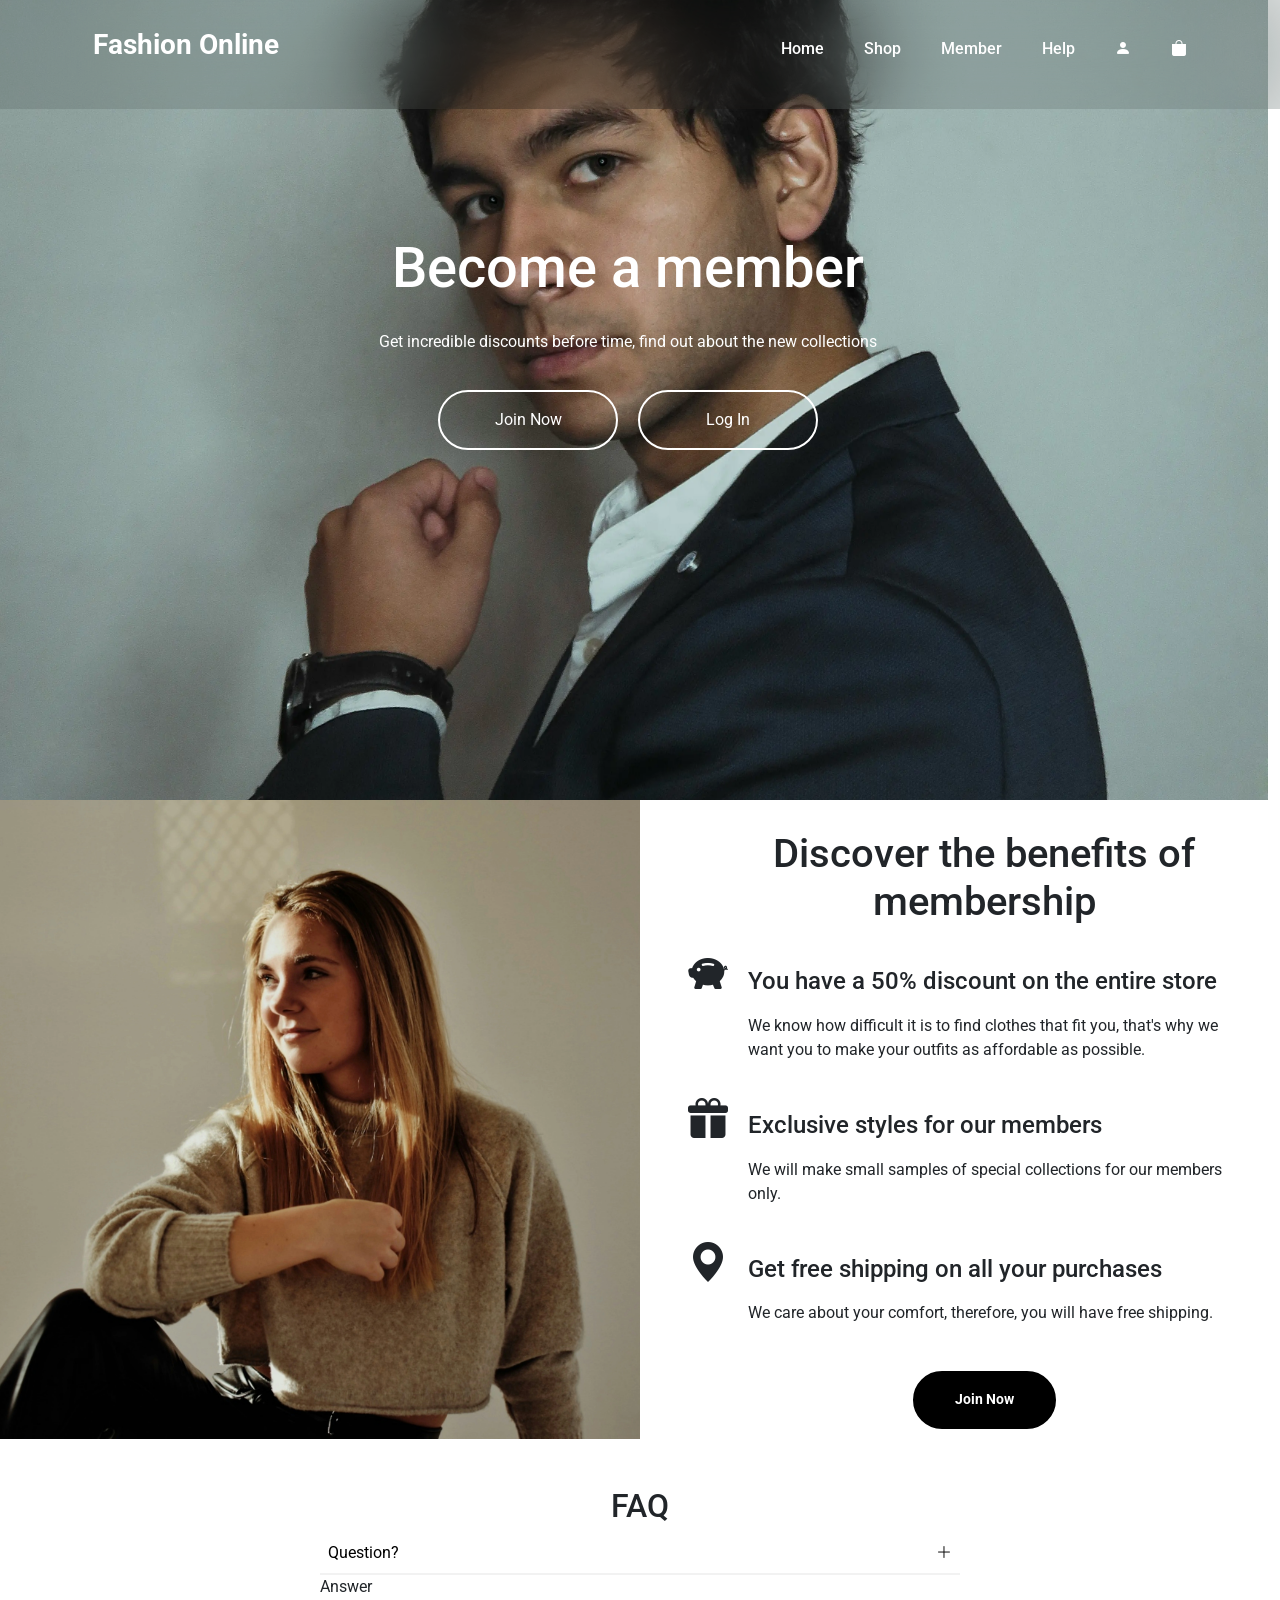
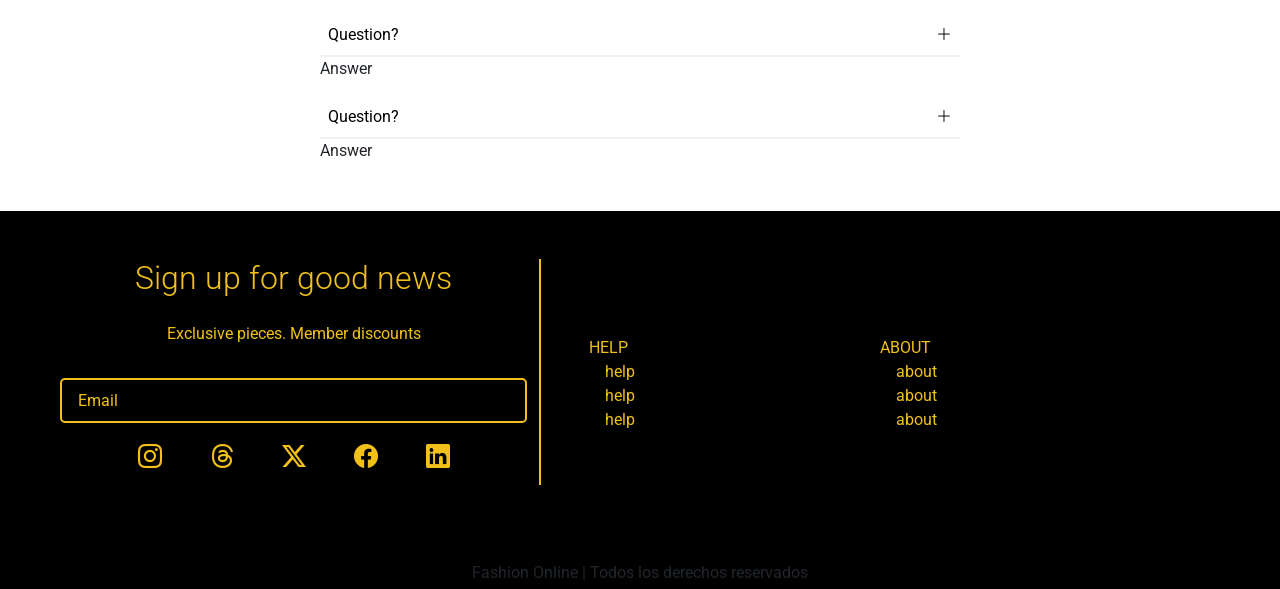
<file: pages/member.html>
<!DOCTYPE html>
<html lang="en">
<head>
  <meta charset="UTF-8" />
  <meta name="viewport" content="width=device-width, initial-scale=1.0" />
  <!-- meta description -->
  <meta name="description"
    content="Discover the latest trends in fashion at Fashion Online. Clothing for men and women, premium quality and incredible prices with our membership, accessing exclusive prices.">
  <!-- meta key words -->
  <meta name="keywords"
    content="T-shirts, Trousers, Dresses, Jackets, Underwear, Casual fashion, Formal wear, Urban style, Vintage fashion, Sportswear, Women's wear, Men's fashion, Unisex wear, Plus sizes, Sustainable clothing, Best online clothing deals, Fashion trends 2024">
  <!-- link AOS animation -->
  <link href="https://unpkg.com/aos@2.3.1/dist/aos.css" rel="stylesheet">
  <!-- link a Bootstrap -->
  <link href="https://cdn.jsdelivr.net/npm/bootstrap@5.3.3/dist/css/bootstrap.min.css" rel="stylesheet"
    integrity="sha384-QWTKZyjpPEjISv5WaRU9OFeRpok6YctnYmDr5pNlyT2bRjXh0JMhjY6hW+ALEwIH" crossorigin="anonymous" />
  <link rel="stylesheet" href="https://cdn.jsdelivr.net/npm/bootstrap-icons@1.11.3/font/bootstrap-icons.min.css" />
  <!-- link a la hoja css -->
  <link rel="stylesheet" href="../css/style.css" />
  <title>Member - Fashion Online</title>
</head>

<body>
  <!-- seccion menu principal -->
  <header class="header">
    <div>
      <a href="../index.html" class="logo">Fashion Online</a>
      <a href="./login.html" class="login--mobile"><i class="bi bi-person-fill"></i></a>
      <a href="./bag.html" class="bag--mobile"><i class="bi bi-bag-fill"></i></a>
    </div>
    <input type="checkbox" id="ckeck-menu">
    <label for="ckeck-menu" class="icons">
      <i class="bi bi-list" id="menu-icon"></i>
      <i class="bi bi-x" id="close-icon"></i>
    </label>
    <nav class="navbar">
      <ul>
        <li><a href="../index.html">Home</a></li>
        <li><a href="./shop.html">Shop</a></li>
        <li><a href="./member.html">Member</a></li>
        <li><a href="./help.html">Help</a></li>
        <li><a href="./login.html"><i class="bi bi-person-fill"></i></a></li>
        <li><a href="./bag.html"><i class="bi bi-bag-fill"></i></a></li>
      </ul>
    </nav>
  </header>
  <main>
    <!-- seccion de muestra de beneficios -->
    <section class="container-fluid text-center p-0">
      <div class="row card-large position-relative">
        <img class="card-large__img" src="../assets/images/saco azul oscuro hombre.webp"
          alt="muestra de conjunto formal de hombre, azul oscuro">
        <div class="card-large__details--member position-absolute" data-aos="zoom-in">
          <h1>Become a member</h1>
          <p>Get incredible discounts before time, find out about the new collections</p>
          <div>
            <a href="#" class="principal-button">Join Now</a>
            <a href="./login.html" class="principal-button">Log In</a>
          </div>
        </div>
      </div>
    </section>
    <section class="split container-fluid p-0">
      <!-- imagen solo visible para vista de escritorio -->
      <div class="split__img d-none d-lg-block">
        <img src="../assets/images/buso beige mujer.webp" alt="Imagen de acompañamiento para el inicio de sesión">
      </div>
      <div class="split-details">
        <div class="split-details__title text-center">
          <h1>Discover the benefits of membership</h1>
        </div>
        <div class="split-details__body--member">
          <div>
            <i class="bi bi-piggy-bank-fill"></i>
            <div>
              <h2>You have a 50% discount on the entire store</h2>
              <p>We know how difficult it is to find clothes that fit you, that's why we want you to make your outfits
                as affordable as possible.</p>
            </div>
          </div>
          <div>
            <i class="bi bi-gift-fill"></i>
            <div>
              <h2>Exclusive styles for our members</h2>
              <p>We will make small samples of special collections for our members only.</p>
            </div>
          </div>
          <div>
            <i class="bi bi-geo-alt-fill"></i>
            <div>
              <h2>Get free shipping on all your purchases</h2>
              <p>We care about your comfort, therefore, you will have free shipping.</p>
            </div>
          </div>
        </div>
        <div class="split-details__footer text-center">
          <!-- linkeo al html sigup para registro -->
          <a href=""><button class="tertiary-button">Join Now</button></a>
        </div>
      </div>
    </section>
    <!-- seccion de preguntas frecuentes -->
    <section class="faq container p-0">
      <div class="faq__title">
        <h2>FAQ</h2>
      </div>
      <div class="faq__body d-block">
        <button class="collapse-button w-100 d-flex justify-content-between p-2" type="button" data-bs-toggle="collapse"
          data-bs-target="#collapse__fq-1" aria-expanded="false" aria-controls="collapse__fq-1">
          Question?
          <i class="bi bi-plus-lg"></i>
        </button>
        <div class="navbar-collapse" id="collapse__fq-1">
          <p>Answer
          </p>
        </div>
        <button class="collapse-button w-100 d-flex justify-content-between p-2" type="button" data-bs-toggle="collapse"
          data-bs-target="#collapse__fq-2" aria-expanded="false" aria-controls="collapse__fq-2">
          Question?
          <i class="bi bi-plus-lg"></i>
        </button>
        <div class="navbar-collapse" id="collapse__fq-2">
          <p>Answer
          </p>
        </div>
        <button class="collapse-button w-100 d-flex justify-content-between p-2" type="button" data-bs-toggle="collapse"
          data-bs-target="#collapse__fq-3" aria-expanded="false" aria-controls="collapse__fq-3">
          Question?
          <i class="bi bi-plus-lg"></i>
        </button>
        <div class="navbar-collapse" id="collapse__fq-3">
          <p>Answer
          </p>
        </div>
      </div>
    </section>
  </main>
  <footer class="container-fluid">
    <div class="row d-flex  flex-column flex-lg-row p-5">
      <div class="footer__contact col-lg-5 d-flex flex-column align-items-center gap-3 mb-4">
        <h2 class="footer__title display-5">Sign up for good news</h2>
        <p class="footer__detail">Exclusive pieces. Member discounts</p>
        <input type="email" class="footer__email form-control" placeholder="Email">
        <div class="footer__icons d-flex gap-5 fs-4">
          <i class="bi bi-instagram"></i>
          <i class="bi bi-threads"></i>
          <i class="bi bi-twitter-x"></i>
          <i class="bi bi-facebook"></i>
          <i class="bi bi-linkedin"></i>
        </div>
      </div>
      <div class="footer__info col-lg-6  ms-lg-5 navbar navbar-expand-lg">
        <button class="footer__about w-100 d-flex justify-content-between text-uppercase p-2 d-lg-none" type="button"
          data-bs-target="#footer__help-collapse" data-bs-toggle="collapse" aria-expanded="false"
          aria-controls="navbarSupportedContent" aria-label="Toggle navigation">
          help
          <i class="bi bi-plus-lg"></i>
        </button>
        <div class="collapse navbar-collapse" id="footer__help-collapse">
          <div class="d-lg-flex flex-lg-column">
            <a class="d-none d-lg-block text-uppercase" href="./help.html">help</a>
            <ul class="navbar-nav ps-3 d-lg-flex flex-lg-column">
              <li><a class="dropdown-item" href="./help.html">help</a></li>
              <li><a class="dropdown-item" href="./help.html">help</a></li>
              <li><a class="dropdown-item" href="./help.html">help</a></li>
            </ul>
          </div>
        </div>
        <button class="footer__about w-100 d-flex justify-content-between text-uppercase p-2 d-lg-none" type="button"
          data-bs-target="#footer__about-collapse" data-bs-toggle="collapse" aria-expanded="false"
          aria-controls="navbarSupportedContent" aria-label="Toggle navigation">
          about
          <i class="bi bi-plus-lg"></i>
        </button>
        <div class="collapse navbar-collapse" id="footer__about-collapse">
          <div class="d-lg-flex flex-lg-column">
            <a class="d-none d-lg-block text-uppercase" href="">about</a>
            <ul class="navbar-nav ps-3 d-lg-flex flex-lg-column">
              <li><a class="dropdown-item" href="">about</a></li>
              <li><a class="dropdown-item" href="">about</a></li>
              <li><a class="dropdown-item" href="">about</a></li>
            </ul>
          </div>
        </div>
      </div>
    </div>
    <div class="row footer__copyright">
      <p class="m-0 p-1 text-center">Fashion Online | Todos los derechos reservados</p>
    </div>
  </footer>
  <!-- link script bootstrap -->
  <script src="https://cdn.jsdelivr.net/npm/bootstrap@5.3.3/dist/js/bootstrap.bundle.min.js"
    integrity="sha384-YvpcrYf0tY3lHB60NNkmXc5s9fDVZLESaAA55NDzOxhy9GkcIdslK1eN7N6jIeHz"
    crossorigin="anonymous"></script>
  <!-- link script AOS animation -->
  <script src="https://unpkg.com/aos@2.3.1/dist/aos.js"></script>
  <!-- Inicializacion AOS animation -->
  <script>
    AOS.init();
  </script>
</body>

</html>
</file>
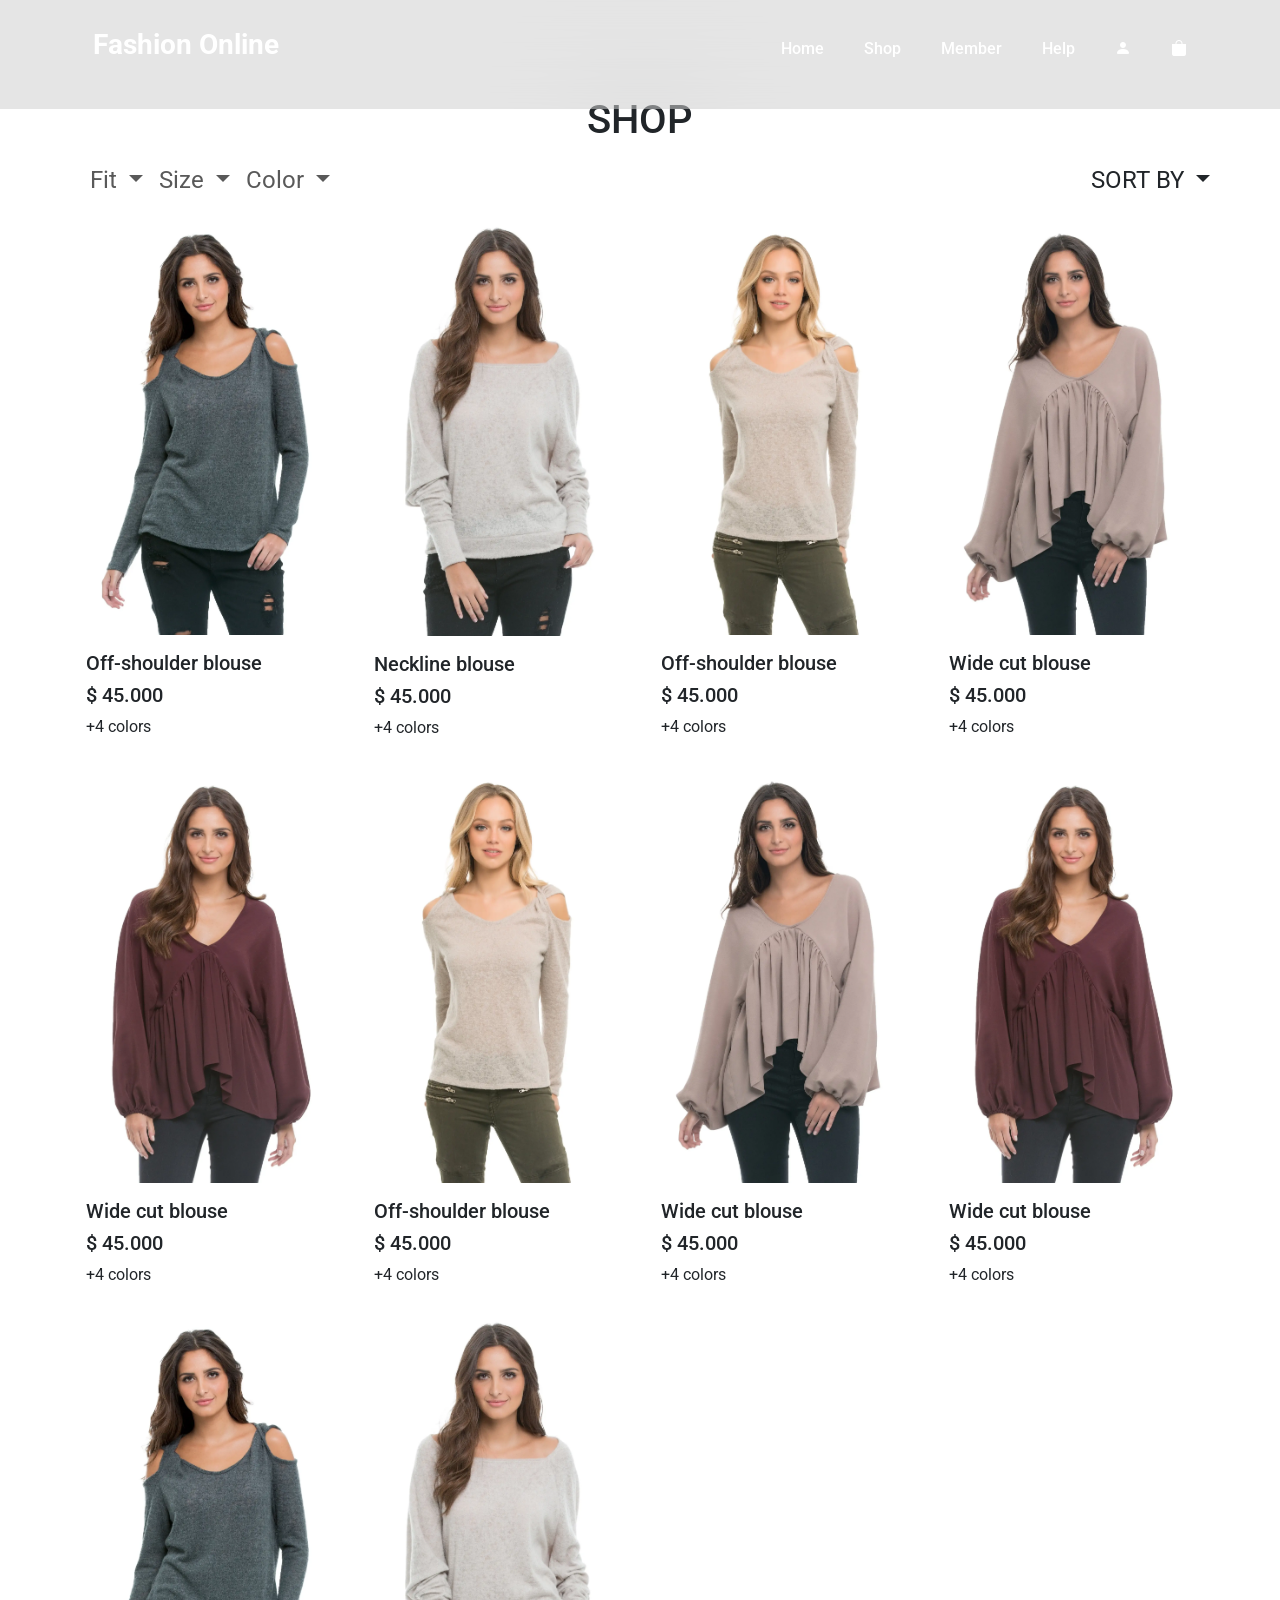
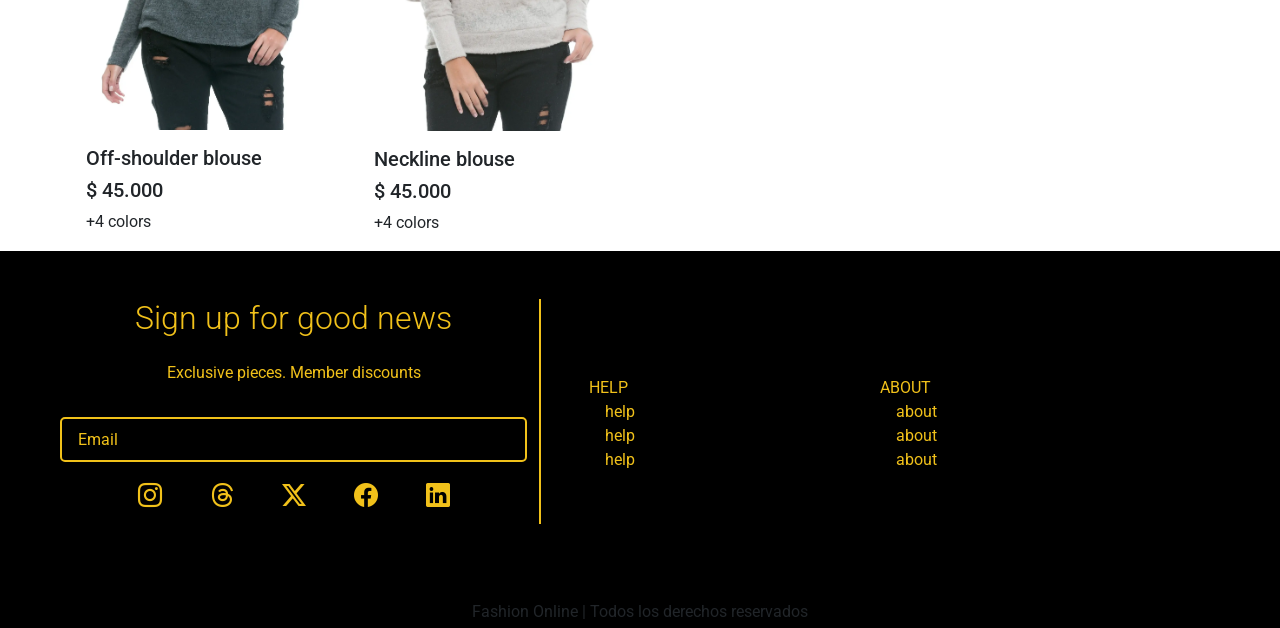
<file: pages/shop.html>
<!DOCTYPE html>
<html lang="en">

<head>
  <meta charset="UTF-8" />
  <meta name="viewport" content="width=device-width, initial-scale=1.0" />
  <!-- meta description -->
   <meta name="description" content="Discover all the details of our garments in Fashion Online. Quality, sizes, colors and materials. You will find everything you can imagine. Fashion for every occasion">
  <!-- meta key words -->
  <meta name="keywords" content="T-shirts, Trousers, Dresses, Jackets, Underwear, Casual fashion, Formal wear, Urban style, Vintage fashion, Sportswear, Women's wear, Men's fashion, Unisex wear, Plus sizes, Sustainable clothing, Best online clothing deals, Fashion trends 2024">
  <!-- link a Bootstrap -->
  <link href="https://cdn.jsdelivr.net/npm/bootstrap@5.3.3/dist/css/bootstrap.min.css" rel="stylesheet"
    integrity="sha384-QWTKZyjpPEjISv5WaRU9OFeRpok6YctnYmDr5pNlyT2bRjXh0JMhjY6hW+ALEwIH" crossorigin="anonymous" />
  <link rel="stylesheet" href="https://cdn.jsdelivr.net/npm/bootstrap-icons@1.11.3/font/bootstrap-icons.min.css" />
  <!-- link AOS animation -->
  <link href="https://unpkg.com/aos@2.3.1/dist/aos.css" rel="stylesheet">
  <!-- link a la hoja css -->
  <link rel="stylesheet" href="../css/style.css" />
  <title>Shop - Fashion Online</title>
</head>

<body>
  <!-- seccion menu principal -->
  <header class="header">
    <div>
      <a href="../index.html" class="logo">Fashion Online</a>
      <a href="./login.html" class="login--mobile"><i class="bi bi-person-fill"></i></a>
      <a href="./bag.html" class="bag--mobile"><i class="bi bi-bag-fill"></i></a>
    </div>
    <input type="checkbox" id="ckeck-menu">
    <label for="ckeck-menu" class="icons">
      <i class="bi bi-list" id="menu-icon"></i>
      <i class="bi bi-x" id="close-icon"></i>
    </label>
    <nav class="navbar">
      <ul>
        <li><a href="../index.html">Home</a></li>
        <li><a href="./shop.html">Shop</a></li>
        <li><a href="./member.html">Member</a></li>
        <li><a href="./help.html">Help</a></li>
        <li><a href="./login.html"><i class="bi bi-person-fill"></i></a></li>
        <li><a href="./bag.html"><i class="bi bi-bag-fill"></i></a></li>
      </ul>
    </nav>
  </header>
  <main>
    <section class="container-fluid container-lg pt-5">
      <!-- titulo de seccion de tienda -->
      <div class="row mt-5">
        <h1 class="col-12 text-center">SHOP</h1>
      </div>
      <!-- seccion de menus de filtros -->
      <div class="menu row align-items-center">
        <div class="menu-shop__button-container navbar navbar-expand-lg  col-6 p-0">
          <!-- boton de canvas -->
          <button class="menu-shop__button-filter btn  px-0" type="button" data-bs-toggle="offcanvas"
            data-bs-target="#offcanvas__shop-filter">
            <i class="bi bi-funnel"></i>
            FILTER
          </button>
          <!-- canvas de filtro -->
          <div class="canvas offcanvas offcanvas-start" tabindex="-1" id="offcanvas__shop-filter">
            <div class="canvas__header offcanvas-header">
              <p class="fs-1">Filter By</p>
              <button type="button" class="btn-close btn-close-black" data-bs-dismiss="offcanvas"></button>
            </div>
            <div class="canvas__body offcanvas-body px-4 py-2 fs-2 justify-content-start">
              <div class="row h-75">
                <ul class="navbar-nav fs-2">
                  <li class="nav-item dropdown">
                    <a class="nav-link dropdown-toggle" href="" role="button" data-bs-toggle="dropdown"
                      aria-expanded="false">
                      Fit
                    </a>
                    <ul class="dropdown-menu border-0 fs-3">
                      <div class="form-check">
                        <input class="form-check-input" type="checkbox" value="" id="check-regular">
                        <label class="form-check-label" for="check-regulart">
                          Large
                        </label>
                      </div>
                      <div class="form-check">
                        <input class="form-check-input" type="checkbox" value="" id="check-tall">
                        <label class="form-check-label" for="check-tall">
                          Small
                        </label>
                      </div>
                      <div class="form-check">
                        <input class="form-check-input" type="checkbox" value="" id="check-tall">
                        <label class="form-check-label" for="check-tall">
                          Extra
                        </label>
                      </div>
                    </ul>
                  </li>
                  <li class="nav-item dropdown">
                    <a class="nav-link dropdown-toggle" href="" role="button" data-bs-toggle="dropdown"
                      aria-expanded="false">
                      Size
                    </a>
                    <ul class="dropdown-menu border-0 fs-3">
                      <div class="form-check">
                        <input class="form-check-input" type="checkbox" value="" id="check-regular">
                        <label class="form-check-label" for="check-regulart">
                          L
                        </label>
                      </div>
                      <div class="form-check">
                        <input class="form-check-input" type="checkbox" value="" id="check-tall">
                        <label class="form-check-label" for="check-tall">
                          M
                        </label>
                      </div>
                      <div class="form-check">
                        <input class="form-check-input" type="checkbox" value="" id="check-tall">
                        <label class="form-check-label" for="check-tall">
                          S
                        </label>
                      </div>
                    </ul>
                  </li>
                  <li class="nav-item dropdown">
                    <a class="nav-link dropdown-toggle" href="" role="button" data-bs-toggle="dropdown"
                      aria-expanded="false">
                      Color
                    </a>
                    <ul class="dropdown-menu border-0 fs-3">
                      <div class="form-check">
                        <input class="form-check-input" type="checkbox" value="" id="check-regular">
                        <label class="form-check-label" for="check-regulart">
                          White
                        </label>
                      </div>
                      <div class="form-check">
                        <input class="form-check-input" type="checkbox" value="" id="check-tall">
                        <label class="form-check-label" for="check-tall">
                          Black
                        </label>
                      </div>
                      <div class="form-check">
                        <input class="form-check-input" type="checkbox" value="" id="check-tall">
                        <label class="form-check-label" for="check-tall">
                          Beige
                        </label>
                      </div>
                    </ul>
                  </li>
                </ul>
              </div>
              <div class="row d-flex flex-column d-lg-none justify-content-end h-25 fs-2">
                <a class="tertiary-button" href="">Apply</a>
              </div>
            </div>
          </div>
        </div>
        <div class="menu-shop__button-container navbar col-6 col-lg-1 p-0">
          <button class="nav-link dropdown-toggle " href="" role="button" data-bs-toggle="dropdown"
            aria-expanded="false">
            SORT BY
          </button>
          <ul class="dropdown-menu border-0">
            <li class="nav-item dropdown">
              <a class="nav-link " href="">A-Z</a>
            </li>
            <li class="nav-item">
              <a class="nav-link" href="">Z-A</a>
            </li>
            <li class="nav-item">
              <a class="nav-link" href="">Best Selling</a>
            </li>
          </ul>
        </div>
      </div>
    </section>
    <!-- seccion de muestra de ropa -->
    <section class="clothes container-fluid container-lg p-0">
      <!-- muestra de ropa a traves de cards -->
       <!-- cada card direcciona al html clithing para mostar un ítem en detalle -->
        <a href="./clothing.html">
          <div class="card">
            <img class="card__img card-img-top" src="../assets/images/blusa sin hombros verde mujer.webp" alt="blusa verde para mujer sin hombros">
            <div class="card__body card-body">
              <h5 class="card__title card-title">Off-shoulder blouse</h5>
              <h5 class="card__price card-title">$ 45.000</h5>
              <p class="card__colors card-text">+4 colors</p>
            </div>
          </div>
        </a>
        <a href="./clothing.html">
          <div class="card">
            <img class="card__img card-img-top" src="../assets/images/buso strapless blanca mujer.webp" alt="poncho blanco para mujer color hueso">
            <div class="card__body card-body">
              <h5 class="card__title card-title">Neckline blouse</h5>
              <h5 class="card__price card-title">$ 45.000</h5>
              <p class="card__colors card-text">+4 colors</p>
            </div>
          </div>
        </a>
        <a href="./clothing.html">
          <div class="card">
            <img class="card__img card-img-top" src="../assets/images/blusa beige mujer.webp" alt="blusa beige para mujer con corte en hombros">
            <div class="card__body card-body">
              <h5 class="card__title card-title">Off-shoulder blouse</h5>
              <h5 class="card__price card-title">$ 45.000</h5>
              <p class="card__colors card-text">+4 colors</p>
            </div>
          </div>
        </a>
        <a href="./clothing.html">
          <div class="card">
            <img class="card__img card-img-top" src="../assets/images/blusa holgada beige mujer.webp" alt="blusa holgada color beige para mujer">
            <div class="card__body card-body">
              <h5 class="card__title card-title">Wide cut blouse</h5>
              <h5 class="card__price card-title">$ 45.000</h5>
              <p class="card__colors card-text">+4 colors</p>
            </div>
          </div>
        </a>
        <a href="./clothing.html">
          <div class="card">
            <img class="card__img card-img-top" src="../assets/images/blusa vinotinto holgada mujer.webp" alt="blusa vinotinto holgada para mujer">
            <div class="card__body card-body">
              <h5 class="card__title card-title">Wide cut blouse</h5>
              <h5 class="card__price card-title">$ 45.000</h5>
              <p class="card__colors card-text">+4 colors</p>
            </div>
          </div>
        </a>
        <a href="./clothing.html">
          <div class="card">
            <img class="card__img card-img-top" src="../assets/images/blusa beige mujer.webp" alt="blusa beige para mujer con corte en hombros">
            <div class="card__body card-body">
              <h5 class="card__title card-title">Off-shoulder blouse</h5>
              <h5 class="card__price card-title">$ 45.000</h5>
              <p class="card__colors card-text">+4 colors</p>
            </div>
          </div>
        </a>
        <a href="./clothing.html">
          <div class="card">
            <img class="card__img card-img-top" src="../assets/images/blusa holgada beige mujer.webp" alt="blusa holgada color beige para mujer">
            <div class="card__body card-body">
              <h5 class="card__title card-title">Wide cut blouse</h5>
              <h5 class="card__price card-title">$ 45.000</h5>
              <p class="card__colors card-text">+4 colors</p>
            </div>
          </div>
        </a>
        <a href="./clothing.html">
          <div class="card">
            <img class="card__img card-img-top" src="../assets/images/blusa vinotinto holgada mujer.webp" alt="blusa holdaga color vinotinto para mujer">
            <div class="card__body card-body">
              <h5 class="card__title card-title">Wide cut blouse</h5>
              <h5 class="card__price card-title">$ 45.000</h5>
              <p class="card__colors card-text">+4 colors</p>
            </div>
          </div>
        </a>
        <a href="./clothing.html">
          <div class="card">
            <img class="card__img card-img-top" src="../assets/images/blusa sin hombros verde mujer.webp" alt="muestra de blusa verde sin hombros corte slim para mujer">
            <div class="card__body card-body">
              <h5 class="card__title card-title">Off-shoulder blouse</h5>
              <h5 class="card__price card-title">$ 45.000</h5>
              <p class="card__colors card-text">+4 colors</p>
            </div>
          </div>
        </a>
       <a href="./clothing.html">
        <div class="card">
          <img class="card__img card-img-top" src="../assets/images/buso strapless blanca mujer.webp" alt="buso sin tirantes blanco para mujer">
          <div class="card__body card-body">
            <h5 class="card__title card-title">Neckline blouse</h5>
            <h5 class="card__price card-title">$ 45.000</h5>
            <p class="card__colors card-text">+4 colors</p>
          </div>
        </div>
       </a>
    </section>
  </main>
  <footer class="container-fluid">
    <div class="row d-flex  flex-column flex-lg-row p-5">
      <!-- seccion de contacto en el footer -->
      <div class="footer__contact col-lg-5 d-flex flex-column align-items-center gap-3 mb-4">
        <h2 class="footer__title display-5">Sign up for good news</h2>
        <p class="footer__detail">Exclusive pieces. Member discounts</p>
        <input type="email" class="footer__email form-control" placeholder="Email">
        <div class="footer__icons d-flex gap-5 fs-4">
          <i class="bi bi-instagram"></i>
          <i class="bi bi-threads"></i>
          <i class="bi bi-twitter-x"></i>
          <i class="bi bi-facebook"></i>
          <i class="bi bi-linkedin"></i>
        </div>
      </div>
      <!-- seccion de informacion en el footer -->
      <div class="footer__info col-lg-6  ms-lg-5 navbar navbar-expand-lg">
        <button class="footer__about w-100 d-flex justify-content-between text-uppercase p-2 d-lg-none" type="button"
          data-bs-target="#footer__help-collapse" data-bs-toggle="collapse" aria-expanded="false"
          aria-controls="navbarSupportedContent" aria-label="Toggle navigation">
          help
          <i class="bi bi-plus-lg"></i>
        </button>
        <div class="collapse navbar-collapse" id="footer__help-collapse">
          <div class="d-lg-flex flex-lg-column">
            <a class="d-none d-lg-block text-uppercase" href="./help.html">help</a>
            <ul class="navbar-nav ps-3 d-lg-flex flex-lg-column">
              <li><a class="dropdown-item" href="./help.html">help</a></li>
              <li><a class="dropdown-item" href="./help.html">help</a></li>
              <li><a class="dropdown-item" href="./help.html">help</a></li>
            </ul>
          </div>
        </div>
        <button class="footer__about w-100 d-flex justify-content-between text-uppercase p-2 d-lg-none" type="button"
          data-bs-target="#footer__about-collapse" data-bs-toggle="collapse" aria-expanded="false"
          aria-controls="navbarSupportedContent" aria-label="Toggle navigation">
          about
          <i class="bi bi-plus-lg"></i>
        </button>
        <div class="collapse navbar-collapse" id="footer__about-collapse">
          <div class="d-lg-flex flex-lg-column">
            <a class="d-none d-lg-block text-uppercase" href="">about</a>
            <ul class="navbar-nav ps-3 d-lg-flex flex-lg-column">
              <li><a class="dropdown-item" href="">about</a></li>
              <li><a class="dropdown-item" href="">about</a></li>
              <li><a class="dropdown-item" href="">about</a></li>
            </ul>
          </div>
        </div>
      </div>
    </div>
    <div class="row footer__copyright">
      <p class="m-0 p-1 text-center">Fashion Online | Todos los derechos reservados</p>
    </div>
  </footer>
  <!-- link script bootstrap -->
  <script src="https://cdn.jsdelivr.net/npm/bootstrap@5.3.3/dist/js/bootstrap.bundle.min.js"
    integrity="sha384-YvpcrYf0tY3lHB60NNkmXc5s9fDVZLESaAA55NDzOxhy9GkcIdslK1eN7N6jIeHz"
    crossorigin="anonymous"></script>
  <!-- link script AOS animation -->
  <script src="https://unpkg.com/aos@2.3.1/dist/aos.js"></script>
   <!-- Inicializacion AOS animation -->
   <script>
    AOS.init();
  </script>
</body>

</html>
</file>
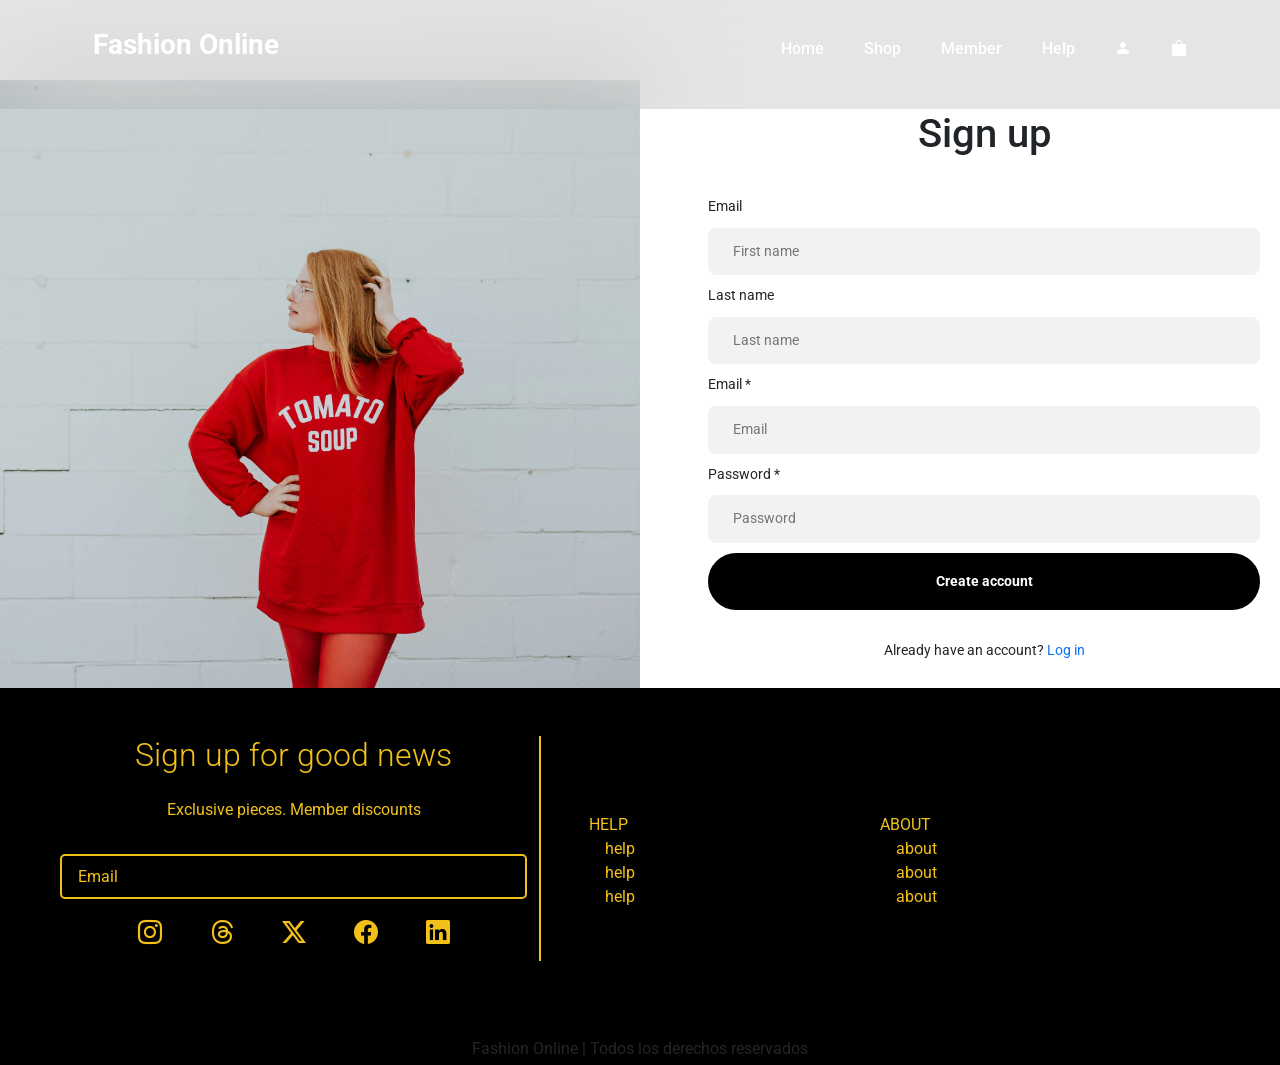
<file: pages/signup.html>
<!DOCTYPE html>
<html lang="en">

<head>
    <meta charset="UTF-8">
    <meta name="viewport" content="width=device-width, initial-scale=1.0">
    <!-- meta description -->
    <meta name="description"
        content="Create your free account in our Fashion Online store. Sign up for exclusive offers, order tracking and a personalized shopping experience.">
    <!-- meta key words -->
    <meta name="keywords"
        content="T-shirts, Trousers, Dresses, Jackets, Underwear, Casual fashion, Formal wear, Urban style, Vintage fashion, Sportswear, Women's wear, Men's fashion, Unisex wear, Plus sizes, Sustainable clothing, Best online clothing deals, Fashion trends 2024">
    <!-- link a Bootstrap -->
    <link href="https://cdn.jsdelivr.net/npm/bootstrap@5.3.3/dist/css/bootstrap.min.css" rel="stylesheet"
        integrity="sha384-QWTKZyjpPEjISv5WaRU9OFeRpok6YctnYmDr5pNlyT2bRjXh0JMhjY6hW+ALEwIH" crossorigin="anonymous" />
    <link rel="stylesheet" href="https://cdn.jsdelivr.net/npm/bootstrap-icons@1.11.3/font/bootstrap-icons.min.css" />
    <!-- link AOS animation -->
    <link href="https://unpkg.com/aos@2.3.1/dist/aos.css" rel="stylesheet">
    <!-- link a la hoja css -->
    <link rel="stylesheet" href="../css/style.css">
    <title>Sign Up - Fashion Online</title>
</head>

<body>
    <!-- seccion menu principal -->
    <header class="header">
        <div>
            <a href="../index.html" class="logo">Fashion Online</a>
            <a href="./login.html" class="login--mobile"><i class="bi bi-person-fill"></i></a>
            <a href="./bag.html" class="bag--mobile"><i class="bi bi-bag-fill"></i></a>
        </div>
        <input type="checkbox" id="ckeck-menu">
        <label for="ckeck-menu" class="icons">
            <i class="bi bi-list" id="menu-icon"></i>
            <i class="bi bi-x" id="close-icon"></i>
        </label>
        <nav class="navbar">
            <ul>
                <li><a href="../index.html">Home</a></li>
                <li><a href="./shop.html">Shop</a></li>
                <li><a href="./member.html">Member</a></li>
                <li><a href="./help.html">Help</a></li>
                <li><a href="./login.html"><i class="bi bi-person-fill"></i></a></li>
                <li><a href="./bag.html"><i class="bi bi-bag-fill"></i></a></li>
            </ul>
        </nav>
    </header>
    <main>
        <!-- seccion de formulario de creacion de cuenta -->
        <section class="split--form container-fluid p-0">
            <!-- imagen solo visible para vista de escritorio -->
            <div class="split__img d-none d-lg-block">
                <img src="../assets/images/buso rojo.webp" alt="Imagen de acompañamiento para el inicio de sesión">
            </div>
            <div class="split-details">
                <div class="split-details__title text-center">
                    <h1>Sign up</h1>
                </div>
                <div class="split-details__body">
                    <label for="first-name">Email</label>
                    <input name="first-name" id="first-name" placeholder="First name"></input>
                    <label for="last-name">Last name</label>
                    <input name="last-name" id="last-name" placeholder="Last name"></input>
                    <label for="email">Email *</label>
                    <input name="email" id="email" type="email" placeholder="Email"></input>
                    <label for="password">Password *</label>
                    <input name="password" id="password" type="password" placeholder="Password"></input>
                    <button class="tertiary-button">Create account</button>
                </div>
                <div class="split-details__footer text-center">
                    <p>Already have an account? <a href="./login.html">Log in</a></p>
                </div>
            </div>
        </section>
    </main>
    <footer class="container-fluid">
        <div class="row d-flex  flex-column flex-lg-row p-5">
            <!-- seccion de contacto en el footer -->
            <div class="footer__contact col-lg-5 d-flex flex-column align-items-center gap-3 mb-4">
                <h2 class="footer__title display-5">Sign up for good news</h2>
                <p class="footer__detail">Exclusive pieces. Member discounts</p>
                <input type="email" class="footer__email form-control" placeholder="Email">
                <div class="footer__icons d-flex gap-5 fs-4">
                    <i class="bi bi-instagram"></i>
                    <i class="bi bi-threads"></i>
                    <i class="bi bi-twitter-x"></i>
                    <i class="bi bi-facebook"></i>
                    <i class="bi bi-linkedin"></i>
                </div>
            </div>
            <!-- seccion de informacion en el footer -->
            <div class="footer__info col-lg-6  ms-lg-5 navbar navbar-expand-lg">
                <button class="footer__about w-100 d-flex justify-content-between text-uppercase p-2 d-lg-none"
                    type="button" data-bs-target="#footer__help-collapse" data-bs-toggle="collapse"
                    aria-expanded="false" aria-controls="navbarSupportedContent" aria-label="Toggle navigation">
                    help
                    <i class="bi bi-plus-lg"></i>
                </button>
                <div class="collapse navbar-collapse" id="footer__help-collapse">
                    <div class="d-lg-flex flex-lg-column">
                        <a class="d-none d-lg-block text-uppercase" href="./help.html">help</a>
                        <ul class="navbar-nav ps-3 d-lg-flex flex-lg-column">
                            <li><a class="dropdown-item" href="./help.html">help</a></li>
                            <li><a class="dropdown-item" href="./help.html">help</a></li>
                            <li><a class="dropdown-item" href="./help.html">help</a></li>
                        </ul>
                    </div>
                </div>
                <button class="footer__about w-100 d-flex justify-content-between text-uppercase p-2 d-lg-none"
                    type="button" data-bs-target="#footer__about-collapse" data-bs-toggle="collapse"
                    aria-expanded="false" aria-controls="navbarSupportedContent" aria-label="Toggle navigation">
                    about
                    <i class="bi bi-plus-lg"></i>
                </button>
                <div class="collapse navbar-collapse" id="footer__about-collapse">
                    <div class="d-lg-flex flex-lg-column">
                        <a class="d-none d-lg-block text-uppercase" href="">about</a>
                        <ul class="navbar-nav ps-3 d-lg-flex flex-lg-column">
                            <li><a class="dropdown-item" href="">about</a></li>
                            <li><a class="dropdown-item" href="">about</a></li>
                            <li><a class="dropdown-item" href="">about</a></li>
                        </ul>
                    </div>
                </div>
            </div>
        </div>
        <div class="row footer__copyright">
            <p class="m-0 p-1 text-center">Fashion Online | Todos los derechos reservados</p>
        </div>
    </footer>
    <!-- link script bootstrap -->
    <script src="https://cdn.jsdelivr.net/npm/bootstrap@5.3.3/dist/js/bootstrap.bundle.min.js"
        integrity="sha384-YvpcrYf0tY3lHB60NNkmXc5s9fDVZLESaAA55NDzOxhy9GkcIdslK1eN7N6jIeHz"
        crossorigin="anonymous"></script>
    <!-- link script AOS animation -->
    <script src="https://unpkg.com/aos@2.3.1/dist/aos.js"></script>
    <!-- Inicializacion AOS animation -->
    <script>
        AOS.init();
    </script>
</body>

</html>
</file>
<file: css/style.css>
@import url("https://fonts.googleapis.com/css2?family=Roboto:ital,wght@0,100;0,300;0,400;0,500;0,700;0,900;1,100;1,300;1,400;1,500;1,700;1,900&display=swap");
* {
  margin: 0;
  padding: 0;
  box-sizing: border-box;
  font-family: "Roboto", sans-serif;
}

img {
  width: 100%;
  height: 100%;
  object-fit: cover;
  object-position: center;
}

a {
  text-decoration: none;
}

.header {
  position: fixed;
  top: 0;
  left: 0;
  width: 100%;
  height: auto;
  padding: 1.5rem 7.3%;
  display: flex;
  justify-content: space-between;
  align-items: baseline;
  z-index: 100;
}
@media screen and (max-width: 768px) {
  .header {
    display: flex;
    justify-content: space-between;
    align-items: center;
  }
}
@media screen and (max-width: 576px) {
  .header {
    display: flex;
    justify-content: space-between;
    align-items: center;
  }
}
.header::before {
  content: "";
  position: absolute;
  top: 0;
  left: 0;
  width: 100%;
  height: 100%;
  background: rgba(0, 0, 0, 0.1);
  backdrop-filter: blur(50px);
  z-index: -1;
}
.header div .logo, .header div .login--mobile,
.header div .bag--mobile {
  font-size: 1.75rem;
  color: rgb(255, 255, 255);
  text-decoration: none;
  font-weight: 700;
}
.header div .login--mobile,
.header div .bag--mobile {
  margin-left: 0.75rem;
  display: none;
}
@media screen and (max-width: 768px) {
  .header div .login--mobile,
  .header div .bag--mobile {
    display: inline;
  }
}
@media screen and (max-width: 576px) {
  .header div .login--mobile,
  .header div .bag--mobile {
    display: inline;
  }
}
.header .navbar ul {
  display: flex;
}
@media screen and (max-width: 768px) {
  .header .navbar ul {
    display: flex;
    flex-direction: column;
  }
}
@media screen and (max-width: 576px) {
  .header .navbar ul {
    display: flex;
    flex-direction: column;
  }
}
.header .navbar ul li {
  list-style: none;
}
@media screen and (max-width: 768px) {
  .header .navbar ul li:nth-child(5), .header .navbar ul li:nth-child(6) {
    display: none;
  }
}
@media screen and (max-width: 576px) {
  .header .navbar ul li:nth-child(5), .header .navbar ul li:nth-child(6) {
    display: none;
  }
}
.header .navbar ul li a {
  font-size: get-space(h5-size);
  color: rgb(255, 255, 255);
  text-decoration: none;
  font-weight: 500;
  margin-left: 2.5rem;
}
@media screen and (max-width: 768px) {
  .header .navbar ul li a {
    display: block;
    font-size: 1.25rem;
    margin: 1rem 0;
    text-align: center;
    font-weight: 400;
  }
}
@media screen and (max-width: 576px) {
  .header .navbar ul li a {
    display: block;
    font-size: 1.25rem;
    margin: 1rem 0;
    text-align: center;
    font-weight: 400;
  }
}
@media screen and (max-width: 768px) {
  .header .navbar {
    display: inline-block;
    position: absolute;
    top: 100%;
    left: 0;
    width: 100%;
    height: 0;
    background: rgba(0, 0, 0, 0.1);
    backdrop-filter: blur(50px);
    box-shadow: 0 0.5rem 1rem rgba(0, 0, 0, 0.1);
    overflow: hidden;
    transition: 0.3s ease;
  }
}
@media screen and (max-width: 576px) {
  .header .navbar {
    display: inline-block;
    position: absolute;
    top: 100%;
    left: 0;
    width: 100%;
    height: 0;
    background: rgba(0, 0, 0, 0.1);
    backdrop-filter: blur(50px);
    box-shadow: 0 0.5rem 1rem rgba(0, 0, 0, 0.1);
    overflow: hidden;
    transition: 0.3s ease;
  }
}
.header #ckeck-menu {
  display: none;
}
@media screen and (max-width: 768px) {
  .header #ckeck-menu:checked ~ .icons #menu-icon {
    display: none;
  }
  .header #ckeck-menu:checked ~ .icons #close-icon {
    display: block;
  }
  .header #ckeck-menu:checked ~ .navbar {
    width: 100%;
    height: auto;
  }
}
@media screen and (max-width: 576px) {
  .header #ckeck-menu:checked ~ .icons #menu-icon {
    display: none;
  }
  .header #ckeck-menu:checked ~ .icons #close-icon {
    display: block;
  }
  .header #ckeck-menu:checked ~ .navbar {
    width: 100%;
    height: auto;
  }
}
.header .icons {
  position: absolute;
  font-size: 2.5rem;
  color: rgb(255, 255, 255);
  right: 7.3%;
  cursor: pointer;
  display: none;
}
@media screen and (max-width: 768px) {
  .header .icons {
    display: inline-flex;
  }
  .header .icons #close-icon {
    display: none;
  }
}
@media screen and (max-width: 576px) {
  .header .icons {
    display: inline-flex;
  }
}

.new__title p {
  color: rgb(0, 0, 0);
  border-bottom: 2px solid rgb(0, 0, 0);
}
.new__title p:hover {
  border-bottom: none;
}

.menu {
  justify-content: space-between;
}
@media screen and (min-width: 992px) {
  .menu .menu-hamburger__button,
  .menu .menu-shop__button-filter {
    display: none;
  }
}

.menu-shop__button-container {
  height: 3.5rem;
  border: 2px solid rgb(242, 242, 242);
  justify-content: center;
}
@media screen and (min-width: 992px) {
  .menu-shop__button-container {
    border: none;
    justify-content: end;
    font-size: 1.5rem;
  }
  .menu-shop__button-container li,
  .menu-shop__button-container ul {
    font-size: 1.25rem;
  }
}

@media screen and (min-width: 992px) {
  .canvas__body li {
    font-size: 1.5rem;
  }
}

.root-button, .fourth-button, .tertiary-button, .secondary-button, .principal-button {
  padding: 1rem 2.5rem;
  border-radius: 2rem;
  text-decoration: none;
  align-content: center;
  text-align: center;
  cursor: pointer;
}

.principal-button {
  color: rgb(255, 255, 255);
  background-color: transparent;
  border: 2px solid rgb(255, 255, 255);
}

.principal-button:hover {
  background-color: rgb(255, 255, 255);
  border: 2px solid rgb(255, 255, 255);
  color: rgb(0, 0, 0);
}

.secondary-button {
  color: rgb(0, 0, 0);
  background-color: rgb(255, 255, 255);
  border: 2px solid rgb(255, 255, 255);
}

.secondary-button:hover {
  color: rgb(255, 255, 255);
  background-color: rgb(0, 0, 0);
  border: 2px solid rgb(0, 0, 0);
}

.tertiary-button {
  color: rgb(255, 255, 255);
  font-weight: bold;
  background-color: rgb(0, 0, 0);
  border: 2px solid rgb(0, 0, 0);
}

.tertiary-button:hover {
  color: rgb(0, 0, 0);
  background-color: rgb(241, 193, 26);
  border: 2px solid rgb(241, 193, 26);
}

.fourth-button {
  color: rgb(0, 0, 0);
  background-color: rgb(255, 255, 255);
  border: 2px solid rgb(0, 0, 0);
}

.fourth-button:hover {
  color: rgb(255, 255, 255);
  background-color: rgb(0, 0, 0);
  border: 2px solid rgb(0, 0, 0);
}

.collapse-button {
  background-color: transparent;
  border: none;
  border-bottom: 2px solid rgb(242, 242, 242);
}

.card-large {
  color: rgb(255, 255, 255);
  width: 100%;
  height: 50rem;
}
.card-large .card-large__img {
  padding: 0;
}
.card-large .card-large__details {
  bottom: 50px;
}
.card-large .card-large__details--member {
  display: flex;
  flex-direction: column;
  gap: 20px;
  width: 80%;
  height: auto;
  left: 3rem;
  bottom: 350px;
  left: 10%;
}
.card-large .card-large__details--member h1 {
  font-size: 3.5rem;
}
.card-large .card-large__details--member div {
  display: grid;
  justify-content: center;
  grid-template-columns: repeat(auto-fit, minmax(180px, 150px));
  gap: 20px;
}

.card {
  min-width: 60%;
  border: 0;
  background-color: transparent;
  transition: 350ms;
}
.card:hover {
  transform: scale(1.05, 1.05);
}
@media screen and (min-width: 768px) {
  .card {
    min-width: 40%;
    border: 0;
  }
}
@media screen and (min-width: 992px) {
  .card {
    min-width: 25%;
    border: 0;
  }
}
.card .card__img {
  min-height: 60%;
}
.card .card__body {
  min-height: 30%;
}
@media screen and (max-width: 768px) {
  .card .card__body .card__title,
  .card .card__body .card__price {
    font-size: 1rem;
  }
}

.carousel, .carousel .carousel__item {
  width: 100%;
  height: 45rem;
}
.carousel .carousel__item {
  position: relative;
}
.carousel .carousel__button {
  left: 35%;
  bottom: 50px;
}

.look-combo__detail {
  height: 18rem;
  align-items: center;
  gap: 1rem;
}

.split, .split--form, #split-clothing {
  display: grid;
  min-height: 90vh;
  grid-template-columns: 1fr;
  grid-template-rows: auto;
}
@media screen and (min-width: 768px) {
  .split, .split--form, #split-clothing {
    min-height: 80vh;
    grid-template-columns: 1fr;
    grid-template-rows: auto;
  }
}
@media screen and (min-width: 992px) {
  .split, .split--form, #split-clothing {
    min-height: 60vh;
    grid-template-columns: repeat(2, 1fr);
    grid-template-rows: auto;
  }
}

#split-clothing {
  margin-top: 6.8rem;
}

.split--form {
  margin-top: 5rem;
}

.split__details {
  display: flex;
  flex-direction: column;
  margin-top: 3rem;
  width: 100%;
  height: auto;
  padding-top: 2.5rem;
  padding-bottom: 2.5rem;
}

.split-details__body--member {
  padding: 0 3rem;
}
.split-details__body--member div {
  display: flex;
  gap: 20px;
  margin-top: 0.75rem;
  align-items: baseline;
  font-size: 2.5rem;
}
.split-details__body--member div div {
  display: flex;
  flex-direction: column;
  gap: 10px;
  align-items: start;
}
.split-details__body--member div div h2 {
  font-size: 1.5rem;
}
.split-details__body--member div div p {
  font-size: 1rem;
  font-weight: normal;
}

.split-details__title,
.split-details__body,
.split-details__footer {
  line-height: 150%;
  gap: 10px;
  padding: 20px 20px 0 20px;
  font-size: 0.9rem;
  display: flex;
  flex-direction: column;
  margin: 10px 0;
}
@media screen and (min-width: 768px) {
  .split-details__title,
  .split-details__body,
  .split-details__footer {
    margin-left: 2rem;
  }
}
@media screen and (min-width: 992px) {
  .split-details__title,
  .split-details__body,
  .split-details__footer {
    margin-left: 3rem;
  }
}

.split-details__body select,
.split-details__body input {
  font-size: 0.875rem;
  border: 1px solid rgb(242, 242, 242);
  padding: 0.75rem 1.5rem;
  background-color: rgb(242, 242, 242);
  width: 100%;
  height: auto;
  outline: rgb(0, 0, 0);
  border-radius: 0.5rem;
  text-overflow: ellipsis;
}

.clothes {
  margin-top: 10px;
  display: grid;
  grid-template-columns: repeat(2, 1fr);
  grid-template-rows: auto;
  row-gap: 10px;
  column-gap: 10px;
}
@media screen and (min-width: 768px) {
  .clothes {
    grid-template-columns: repeat(3, 1fr);
    grid-template-rows: auto;
  }
}
@media screen and (min-width: 992px) {
  .clothes {
    grid-template-columns: repeat(4, 1fr);
    grid-template-rows: auto;
  }
}

.faq {
  width: 80%;
  height: auto;
  margin: 3rem auto;
}
@media screen and (min-width: 992px) {
  .faq {
    width: 50%;
    height: auto;
  }
}
.faq .faq__title {
  text-align: center;
}

footer {
  background-color: rgb(0, 0, 0);
}
footer a {
  color: rgb(241, 193, 26);
  text-decoration: none;
  transition: 350ms;
}
footer a:hover {
  transform: translate(5px, 0);
}
footer .footer__contact,
footer .footer__info {
  color: rgb(241, 193, 26);
}
footer .footer__contact .footer__title,
footer .footer__info .footer__title {
  font-size: 2rem;
  text-align: center;
}
footer .footer__contact .footer__detail,
footer .footer__info .footer__detail {
  font-size: 1rem;
}
footer .footer__contact input,
footer .footer__info input {
  width: 100%;
  height: 20%;
  padding: 1rem;
  background-color: transparent;
  border: 2px solid rgb(241, 193, 26);
  border-radius: 5px;
  color: rgb(241, 193, 26);
  outline: rgb(241, 193, 26);
}
footer .footer__contact input::placeholder,
footer .footer__info input::placeholder {
  color: rgb(241, 193, 26);
}
footer .footer__contact [type=email]:focus,
footer .footer__info [type=email]:focus {
  background-color: transparent;
  border: 2px solid rgb(241, 193, 26);
  color: rgb(255, 255, 255);
}
footer .footer__contact .footer__help,
footer .footer__contact .footer__about,
footer .footer__info .footer__help,
footer .footer__info .footer__about {
  color: rgb(241, 193, 26);
  border-top: 2px solid rgb(241, 193, 26);
  background-color: transparent;
}
@media screen and (min-width: 992px) {
  footer .footer__contact {
    border-right: 2px solid rgb(241, 193, 26);
  }
}

/*# sourceMappingURL=style.css.map */
</file>
